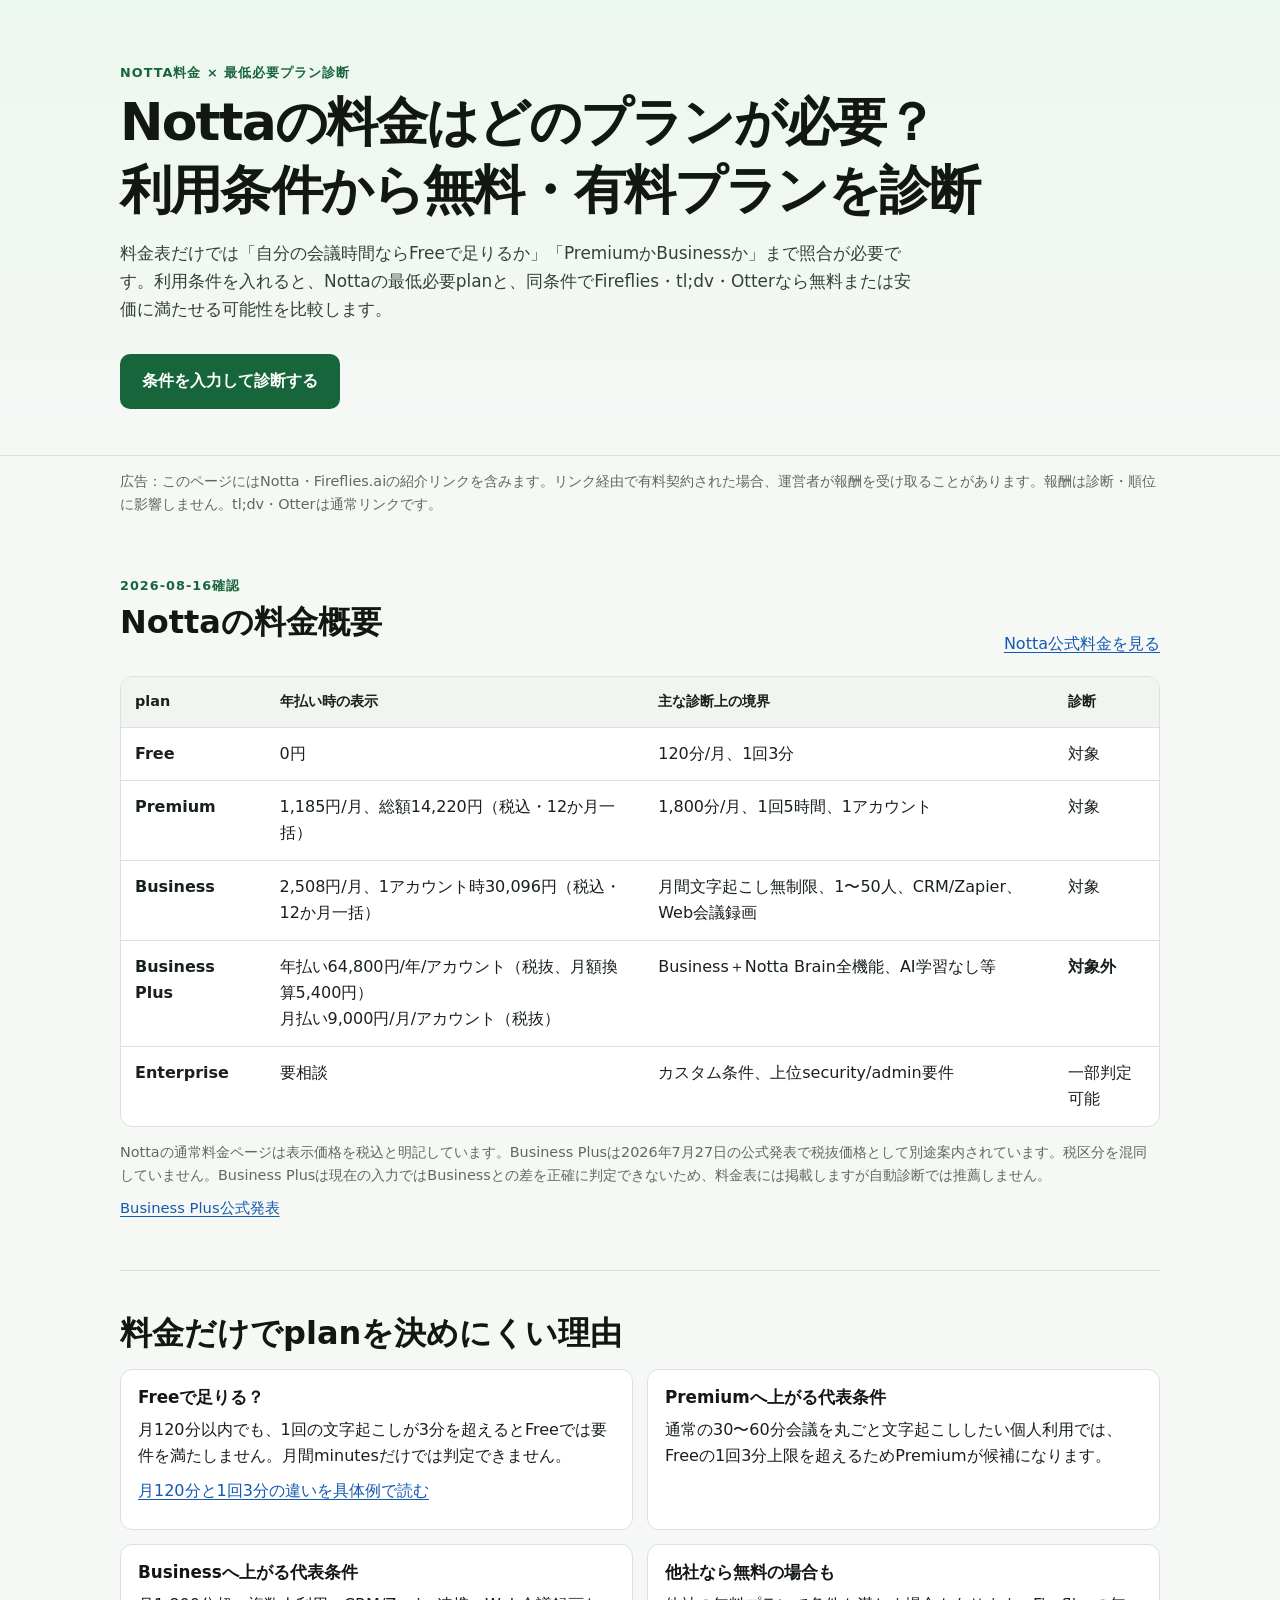
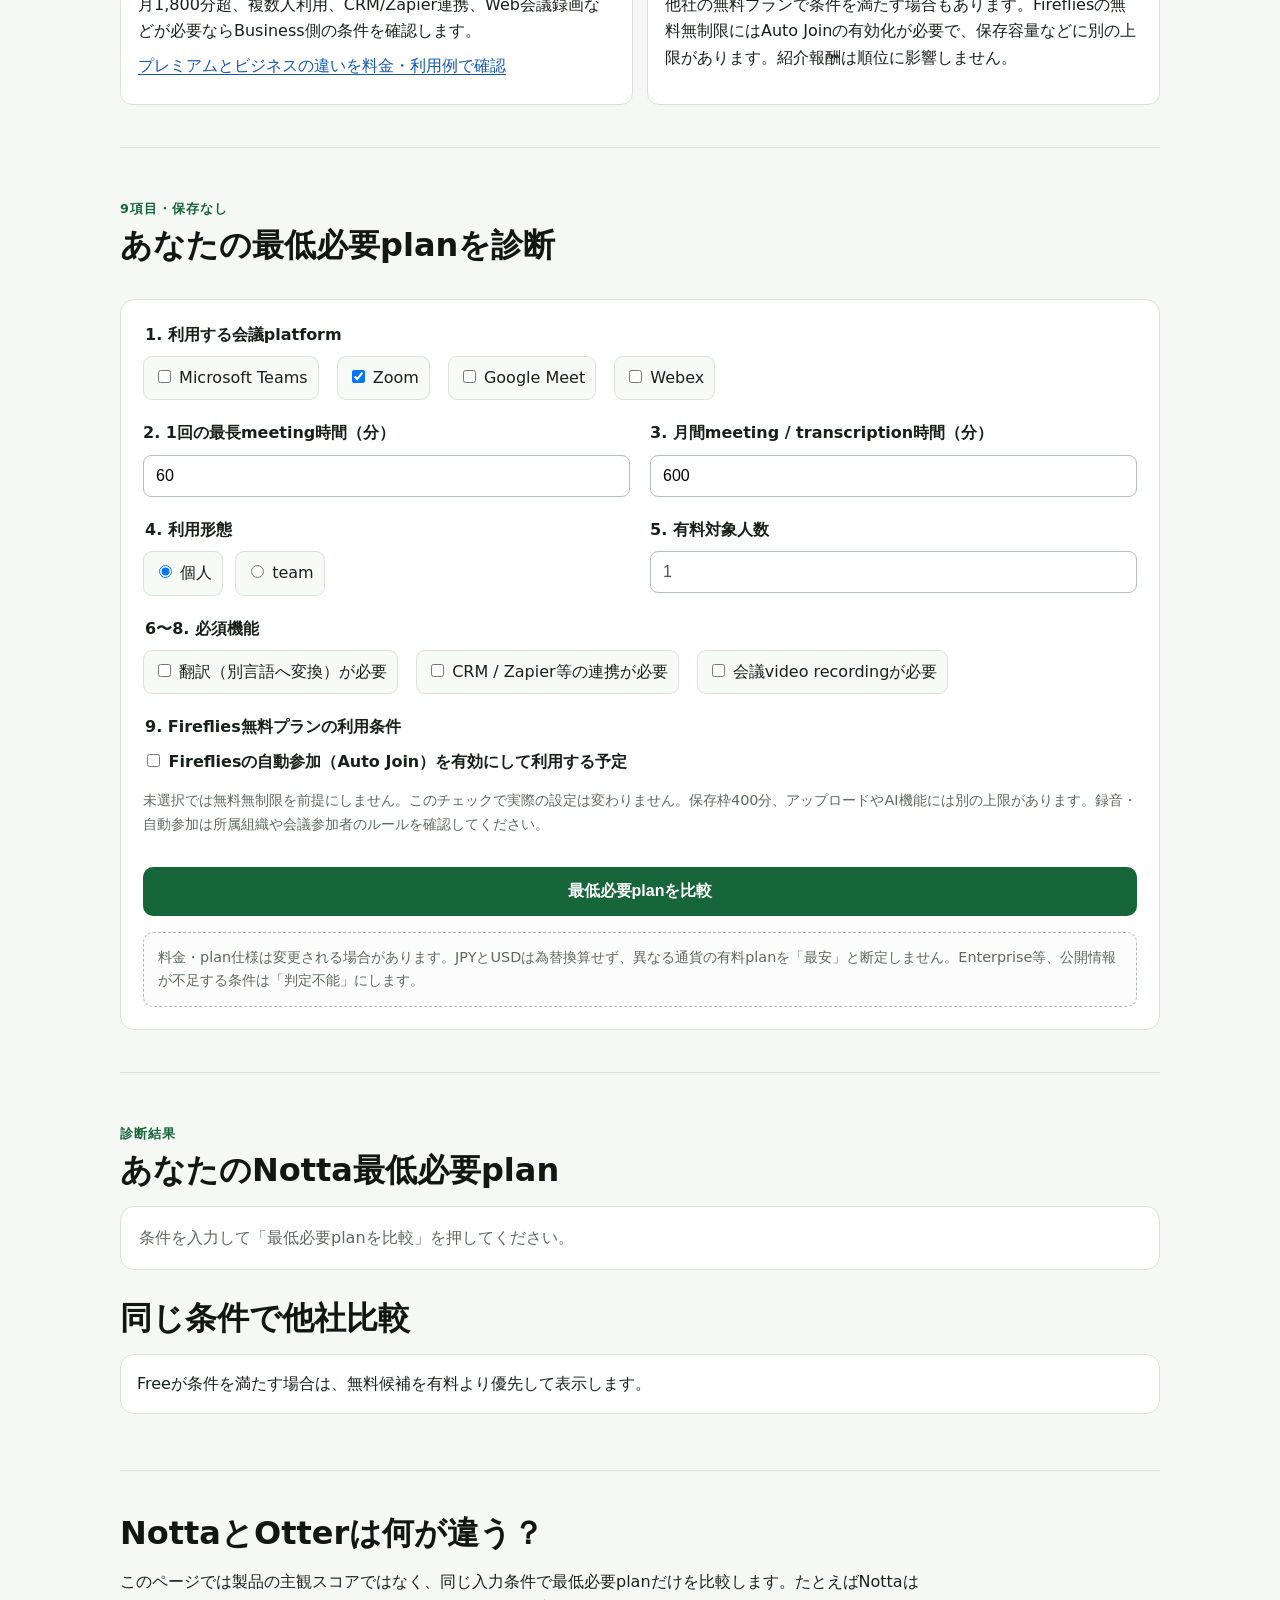
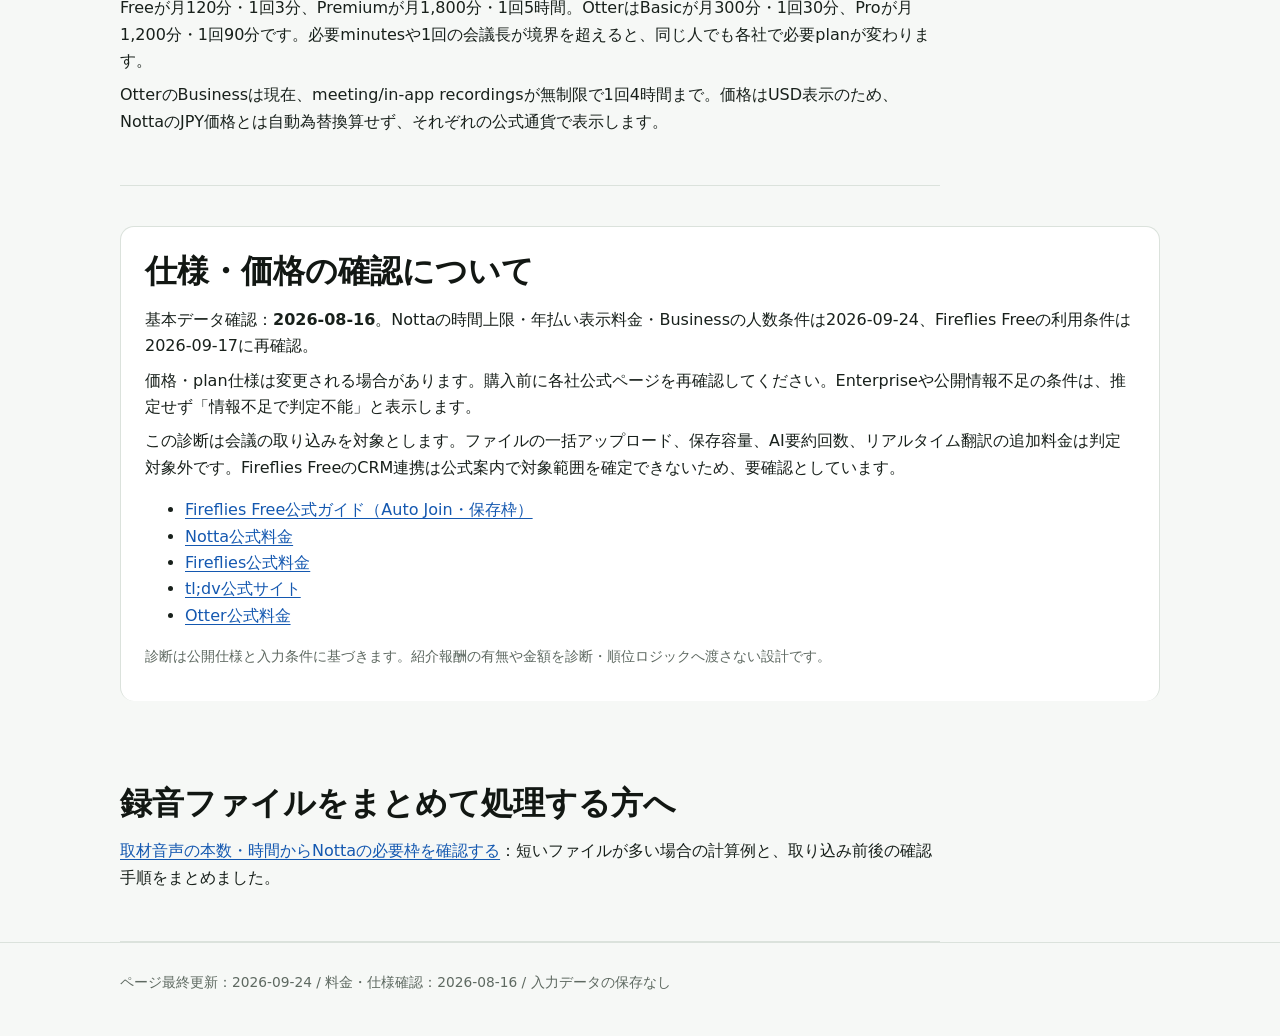
<file: index.html>
<!doctype html>
<html lang="ja">
<head>
  <meta charset="utf-8">
  <meta name="viewport" content="width=device-width, initial-scale=1">
  <meta name="impact-site-verification" value="5d088dce-d2c6-4620-a296-27cafe1cafae">
  <meta name="google-site-verification" content="TzpISI7_fU1semkfYSSxg__3oF6KAkyXQgeL-o94fDM" />
  <title>Notta料金はどのプランが必要？Free・Premium・Businessを利用条件で診断</title>
  <meta name="description" content="Nottaの料金とFree・Premium・Businessの違いを確認し、月間利用時間・会議時間・人数・CRM・録画などから最低必要プランを診断。同条件でFireflies、tl;dv、Otterも比較します。">
  <link rel="canonical" href="https://notta-plan-selector.pages.dev/">
  <link rel="stylesheet" href="styles.css">
</head>
<body>
  <header class="site-header">
    <div class="wrap hero">
      <p class="eyebrow">Notta料金 × 最低必要プラン診断</p>
      <h1>Nottaの料金はどのプランが必要？<br>利用条件から無料・有料プランを診断</h1>
      <p class="lead">料金表だけでは「自分の会議時間ならFreeで足りるか」「PremiumかBusinessか」まで照合が必要です。利用条件を入れると、Nottaの最低必要planと、同条件でFireflies・tl;dv・Otterなら無料または安価に満たせる可能性を比較します。</p>
      <a class="button button-secondary" href="#calculator">条件を入力して診断する</a>
    </div>
  </header>

  <main class="wrap">
    <p class="fineprint">広告：このページにはNotta・Fireflies.aiの紹介リンクを含みます。リンク経由で有料契約された場合、運営者が報酬を受け取ることがあります。報酬は診断・順位に影響しません。tl;dv・Otterは通常リンクです。</p>
    <section aria-labelledby="pricing-title" class="section">
      <div class="section-head">
        <div>
          <p class="eyebrow">2026-08-16確認</p>
          <h2 id="pricing-title">Nottaの料金概要</h2>
        </div>
        <a href="https://www.notta.ai/pricing" target="_blank" rel="noopener noreferrer">Notta公式料金を見る</a>
      </div>
      <div class="table-scroll">
        <table>
          <thead>
            <tr><th>plan</th><th>年払い時の表示</th><th>主な診断上の境界</th><th>診断</th></tr>
          </thead>
          <tbody>
            <tr><th>Free</th><td>0円</td><td>120分/月、1回3分</td><td>対象</td></tr>
            <tr><th>Premium</th><td>1,185円/月、総額14,220円（税込・12か月一括）</td><td>1,800分/月、1回5時間、1アカウント</td><td>対象</td></tr>
            <tr><th>Business</th><td>2,508円/月、1アカウント時30,096円（税込・12か月一括）</td><td>月間文字起こし無制限、1〜50人、CRM/Zapier、Web会議録画</td><td>対象</td></tr>
            <tr><th>Business Plus</th><td>年払い64,800円/年/アカウント（税抜、月額換算5,400円）<br>月払い9,000円/月/アカウント（税抜）</td><td>Business＋Notta Brain全機能、AI学習なし等</td><td><strong>対象外</strong></td></tr>
            <tr><th>Enterprise</th><td>要相談</td><td>カスタム条件、上位security/admin要件</td><td>一部判定可能</td></tr>
          </tbody>
        </table>
      </div>
      <p class="fineprint">Nottaの通常料金ページは表示価格を税込と明記しています。Business Plusは2026年7月27日の公式発表で税抜価格として別途案内されています。税区分を混同していません。Business Plusは現在の入力ではBusinessとの差を正確に判定できないため、料金表には掲載しますが自動診断では推薦しません。</p>
      <p class="source-row"><a href="https://www.notta.ai/news/info/notta-business-plus" target="_blank" rel="noopener noreferrer">Business Plus公式発表</a></p>
    </section>

    <section aria-labelledby="how-title" class="section explainer">
      <h2 id="how-title">料金だけでplanを決めにくい理由</h2>
      <div class="explain-grid">
        <article><h3>Freeで足りる？</h3><p>月120分以内でも、1回の文字起こしが3分を超えるとFreeでは要件を満たしません。月間minutesだけでは判定できません。</p><p><a href="guides/notta-free-limit/">月120分と1回3分の違いを具体例で読む</a></p></article>
        <article><h3>Premiumへ上がる代表条件</h3><p>通常の30〜60分会議を丸ごと文字起こししたい個人利用では、Freeの1回3分上限を超えるためPremiumが候補になります。</p></article>
        <article><h3>Businessへ上がる代表条件</h3><p>月1,800分超、複数人利用、CRM/Zapier連携、Web会議録画などが必要ならBusiness側の条件を確認します。</p>
          <p><a href="guides/notta-premium-business/">プレミアムとビジネスの違いを料金・利用例で確認</a></p></article>
        <article><h3>他社なら無料の場合も</h3><p>他社の無料プランで条件を満たす場合もあります。Firefliesの無料無制限にはAuto Joinの有効化が必要で、保存容量などに別の上限があります。紹介報酬は順位に影響しません。</p></article>
      </div>
    </section>

    <section id="calculator" aria-labelledby="calculator-title" class="section">
      <div class="section-head">
        <div>
          <p class="eyebrow">9項目・保存なし</p>
          <h2 id="calculator-title">あなたの最低必要planを診断</h2>
        </div>
      </div>

      <form id="selector-form" class="panel">
        <div class="grid">
          <fieldset class="field full">
            <legend>1. 利用する会議platform</legend>
            <div class="checks">
              <label><input type="checkbox" name="platform" value="teams"> Microsoft Teams</label>
              <label><input type="checkbox" name="platform" value="zoom" checked> Zoom</label>
              <label><input type="checkbox" name="platform" value="meet"> Google Meet</label>
              <label><input type="checkbox" name="platform" value="webex"> Webex</label>
            </div>
          </fieldset>

          <div class="field">
            <label for="maxMeetingMinutes">2. 1回の最長meeting時間（分）</label>
            <input id="maxMeetingMinutes" type="number" min="1" value="60" required inputmode="numeric">
          </div>
          <div class="field">
            <label for="monthlyMinutes">3. 月間meeting / transcription時間（分）</label>
            <input id="monthlyMinutes" type="number" min="1" value="600" required inputmode="numeric">
          </div>

          <fieldset class="field">
            <legend>4. 利用形態</legend>
            <div class="option-row">
              <label><input type="radio" name="usageMode" value="individual" checked> 個人</label>
              <label><input type="radio" name="usageMode" value="team"> team</label>
            </div>
          </fieldset>
          <div class="field">
            <label for="paidSeats">5. 有料対象人数</label>
            <input id="paidSeats" type="number" min="1" value="1" disabled required inputmode="numeric">
          </div>

          <fieldset class="field full">
            <legend>6〜8. 必須機能</legend>
            <div class="checks">
              <label><input id="translationRequired" type="checkbox"> 翻訳（別言語へ変換）が必要</label>
              <label><input id="crmRequired" type="checkbox"> CRM / Zapier等の連携が必要</label>
              <label><input id="videoRequired" type="checkbox"> 会議video recordingが必要</label>
            </div>
          </fieldset>
          <fieldset class="field full">
            <legend>9. Fireflies無料プランの利用条件</legend>
            <label><input id="autoJoinAllowed" type="checkbox" aria-describedby="auto-join-help"> Firefliesの自動参加（Auto Join）を有効にして利用する予定</label>
            <p id="auto-join-help" class="fineprint">未選択では無料無制限を前提にしません。このチェックで実際の設定は変わりません。保存枠400分、アップロードやAI機能には別の上限があります。録音・自動参加は所属組織や会議参加者のルールを確認してください。</p>
          </fieldset>
        </div>

        <button type="submit" class="button">最低必要planを比較</button>
        <p class="notice">料金・plan仕様は変更される場合があります。JPYとUSDは為替換算せず、異なる通貨の有料planを「最安」と断定しません。Enterprise等、公開情報が不足する条件は「判定不能」にします。</p>
      </form>
      <noscript><p class="notice warning">診断calculatorの実行にはJavaScriptが必要です。料金概要と判定ルールの説明はJavaScriptなしでも読めます。</p></noscript>
    </section>

    <section id="result-section" aria-labelledby="result-title" class="section">
      <p class="eyebrow">診断結果</p>
      <h2 id="result-title">あなたのNotta最低必要plan</h2>
      <div id="notta-result" aria-live="polite" class="notta-placeholder">条件を入力して「最低必要planを比較」を押してください。</div>

      <h2 class="compare-title">同じ条件で他社比較</h2>
      <div id="summary" class="summary-box">Freeが条件を満たす場合は、無料候補を有料より優先して表示します。</div>
      <div id="results"></div>
    </section>

    <section aria-labelledby="compare-title" class="section prose">
      <h2 id="compare-title">NottaとOtterは何が違う？</h2>
      <p>このページでは製品の主観スコアではなく、同じ入力条件で最低必要planだけを比較します。たとえばNottaはFreeが月120分・1回3分、Premiumが月1,800分・1回5時間。OtterはBasicが月300分・1回30分、Proが月1,200分・1回90分です。必要minutesや1回の会議長が境界を超えると、同じ人でも各社で必要planが変わります。</p>
      <p>OtterのBusinessは現在、meeting/in-app recordingsが無制限で1回4時間まで。価格はUSD表示のため、NottaのJPY価格とは自動為替換算せず、それぞれの公式通貨で表示します。</p>
    </section>

    <section aria-labelledby="trust-title" class="section trust-box">
      <h2 id="trust-title">仕様・価格の確認について</h2>
      <p>基本データ確認：<strong>2026-08-16</strong>。Nottaの時間上限・年払い表示料金・Businessの人数条件は2026-09-24、Fireflies Freeの利用条件は2026-09-17に再確認。</p>
      <p>価格・plan仕様は変更される場合があります。購入前に各社公式ページを再確認してください。Enterpriseや公開情報不足の条件は、推定せず「情報不足で判定不能」と表示します。</p>
      <p>この診断は会議の取り込みを対象とします。ファイルの一括アップロード、保存容量、AI要約回数、リアルタイム翻訳の追加料金は判定対象外です。Fireflies FreeのCRM連携は公式案内で対象範囲を確定できないため、要確認としています。</p>
      <ul>
        <li><a href="https://guide.fireflies.ai/articles/6176608577-learn-about-fireflies-free-plan-features" target="_blank" rel="noopener noreferrer">Fireflies Free公式ガイド（Auto Join・保存枠）</a></li>
        <li><a href="https://www.notta.ai/pricing" target="_blank" rel="noopener noreferrer">Notta公式料金</a></li>
        <li><a href="https://fireflies.ai/pricing" target="_blank" rel="noopener noreferrer">Fireflies公式料金</a></li>
        <li><a href="https://tldv.io/" target="_blank" rel="noopener noreferrer">tl;dv公式サイト</a></li>
        <li><a href="https://otter.ai/pricing" target="_blank" rel="noopener noreferrer">Otter公式料金</a></li>
      </ul>
      <p class="fineprint">診断は公開仕様と入力条件に基づきます。紹介報酬の有無や金額を診断・順位ロジックへ渡さない設計です。</p>
    </section>
  <section class="section prose"><h2>録音ファイルをまとめて処理する方へ</h2><p><a href="guides/notta-audio-files/">取材音声の本数・時間からNottaの必要枠を確認する</a>：短いファイルが多い場合の計算例と、取り込み前後の確認手順をまとめました。</p></section>
  </main>

  <footer class="footer">
    <div class="wrap"><p>ページ最終更新：2026-09-24 / 料金・仕様確認：2026-08-16 / 入力データの保存なし</p></div>
  </footer>

  <script src="product-data.js"></script>
  <script src="logic.js"></script>
  <script src="app.js"></script>
  <!-- Cloudflare Web Analytics --><script type="module" src="https://static.cloudflareinsights.com/beacon.min.js" data-cf-beacon='{"token": "ed259fb28308422a8271a47440d3da10"}'></script><!-- End Cloudflare Web Analytics -->
</body>
</html>
</file>
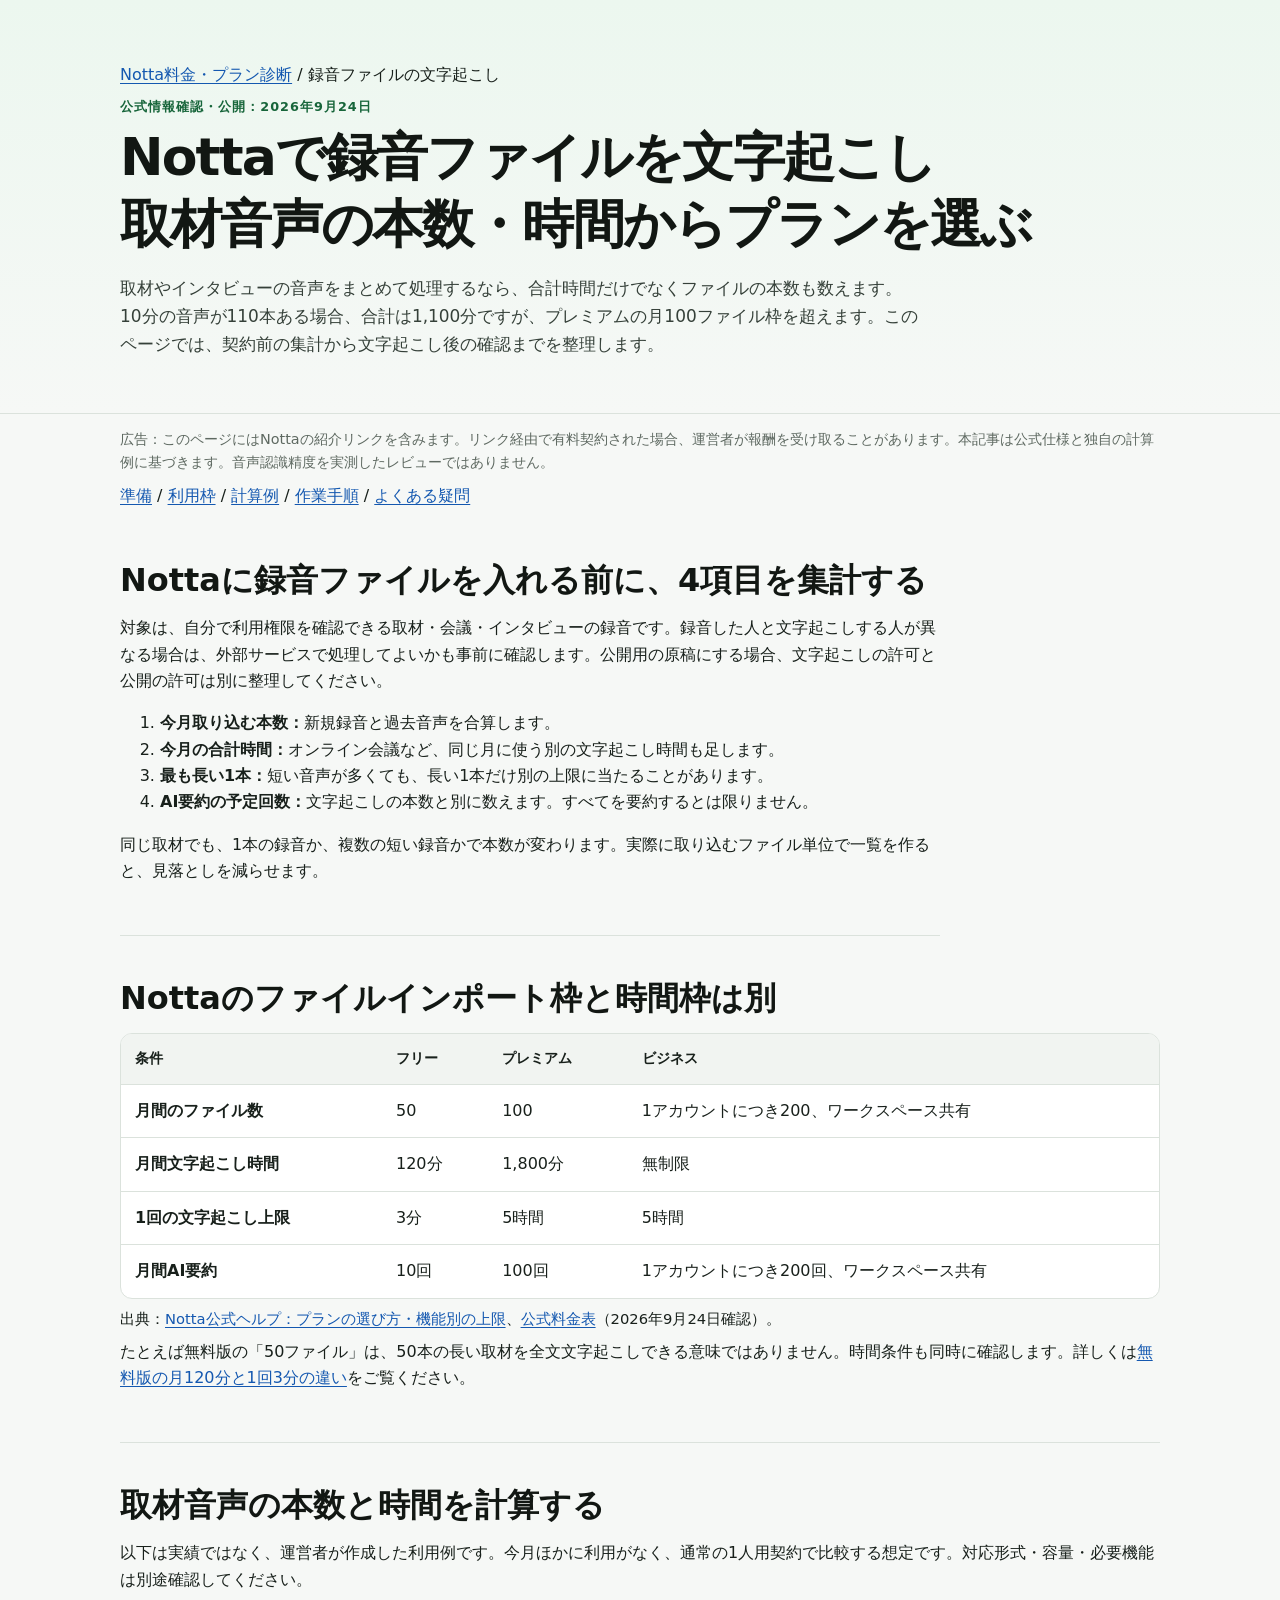
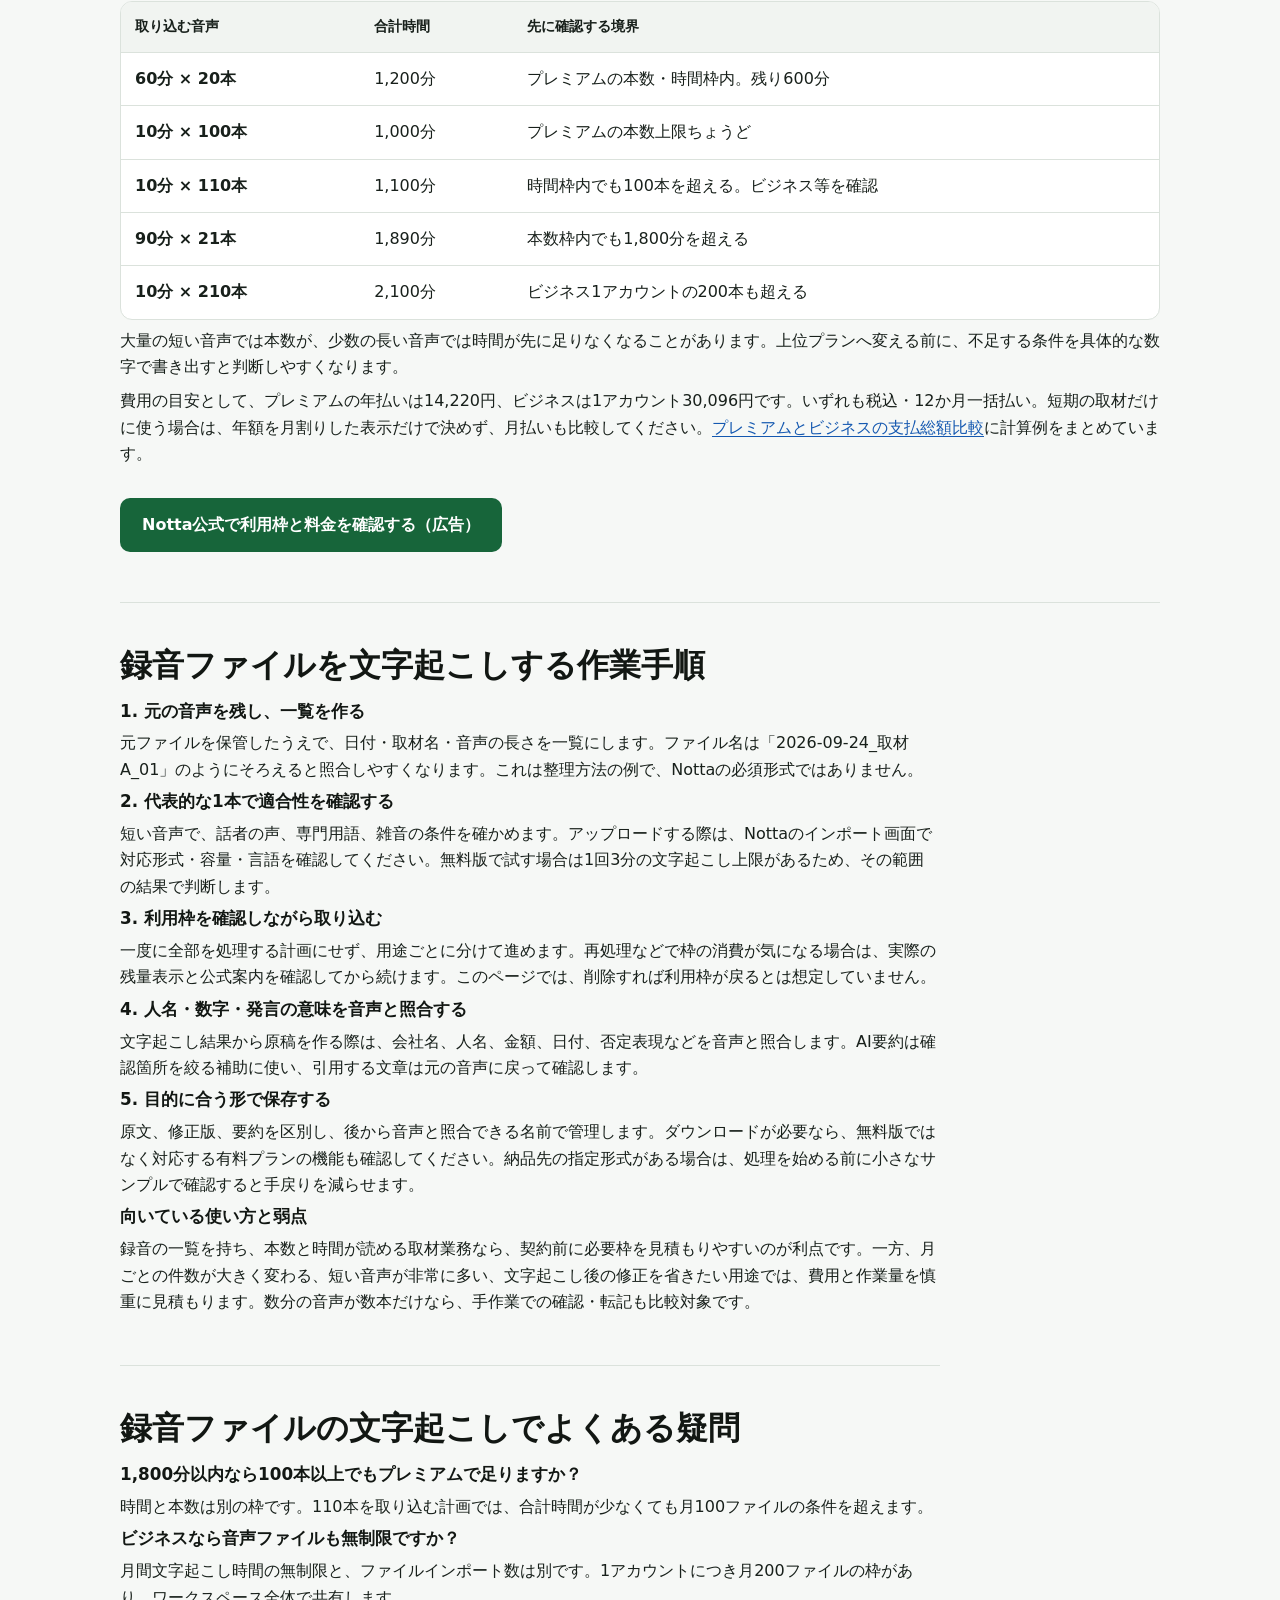
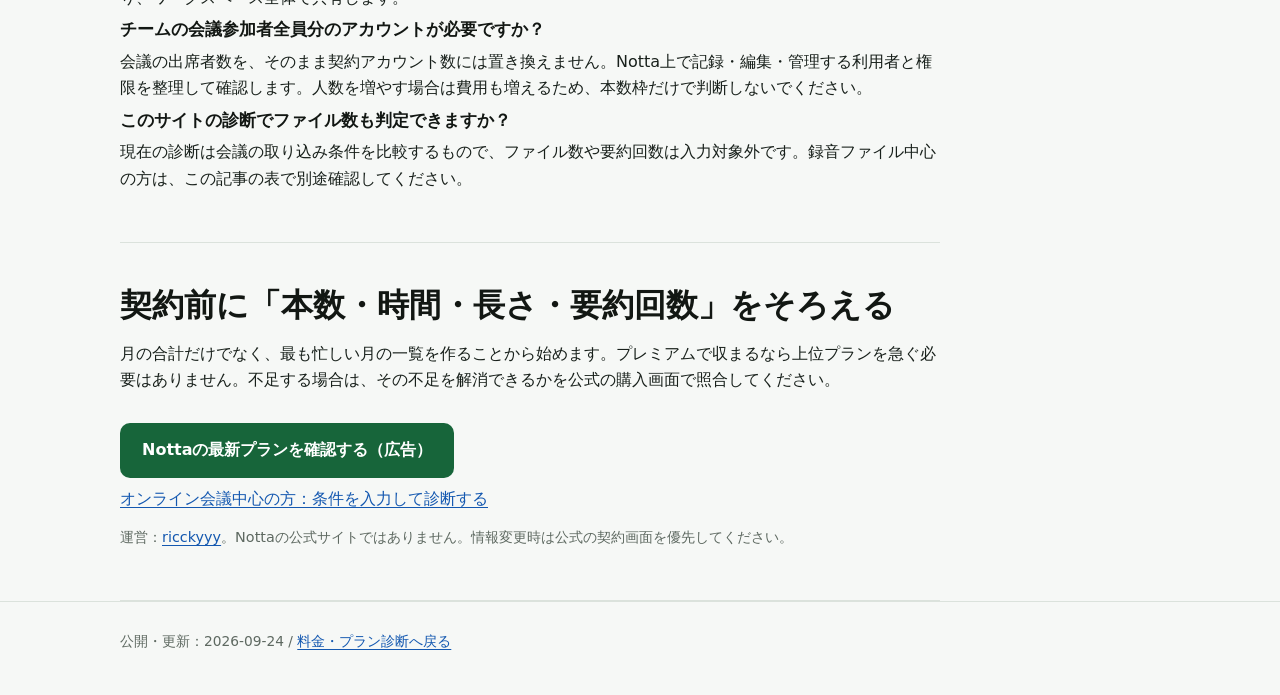
<file: guides/notta-audio-files/index.html>
<!doctype html>
<html lang="ja">
<head>
  <meta charset="utf-8">
  <meta name="viewport" content="width=device-width, initial-scale=1">
  <title>Nottaで録音ファイルを文字起こし｜取材音声の本数・時間からプランを選ぶ</title>
  <meta name="description" content="取材・インタビューの録音ファイルをNottaに取り込む前に、本数・合計時間・最長ファイル・要約回数を確認。短い音声が多い場合と長い音声が少ない場合を計算例で比較し、準備から確認までの手順を解説します。">
  <link rel="canonical" href="https://notta-plan-selector.pages.dev/guides/notta-audio-files/">
  <link rel="stylesheet" href="../../styles.css">
</head>
<body>
<header class="site-header"><div class="wrap hero">
<p><a href="../../">Notta料金・プラン診断</a> / 録音ファイルの文字起こし</p>
<p class="eyebrow">公式情報確認・公開：2026年9月24日</p>
<h1>Nottaで録音ファイルを文字起こし<br>取材音声の本数・時間からプランを選ぶ</h1>
<p class="lead">取材やインタビューの音声をまとめて処理するなら、合計時間だけでなくファイルの本数も数えます。10分の音声が110本ある場合、合計は1,100分ですが、プレミアムの月100ファイル枠を超えます。このページでは、契約前の集計から文字起こし後の確認までを整理します。</p>
</div></header>
<main class="wrap">
<p class="fineprint">広告：このページにはNottaの紹介リンクを含みます。リンク経由で有料契約された場合、運営者が報酬を受け取ることがあります。本記事は公式仕様と独自の計算例に基づきます。音声認識精度を実測したレビューではありません。</p>
<nav aria-label="この記事の目次"><p><a href="#prepare">準備</a> / <a href="#limits">利用枠</a> / <a href="#examples">計算例</a> / <a href="#workflow">作業手順</a> / <a href="#faq">よくある疑問</a></p></nav>
<section class="section prose" aria-labelledby="prepare"><h2 id="prepare">Nottaに録音ファイルを入れる前に、4項目を集計する</h2>
<p>対象は、自分で利用権限を確認できる取材・会議・インタビューの録音です。録音した人と文字起こしする人が異なる場合は、外部サービスで処理してよいかも事前に確認します。公開用の原稿にする場合、文字起こしの許可と公開の許可は別に整理してください。</p>
<ol><li><strong>今月取り込む本数：</strong>新規録音と過去音声を合算します。</li><li><strong>今月の合計時間：</strong>オンライン会議など、同じ月に使う別の文字起こし時間も足します。</li><li><strong>最も長い1本：</strong>短い音声が多くても、長い1本だけ別の上限に当たることがあります。</li><li><strong>AI要約の予定回数：</strong>文字起こしの本数と別に数えます。すべてを要約するとは限りません。</li></ol>
<p>同じ取材でも、1本の録音か、複数の短い録音かで本数が変わります。実際に取り込むファイル単位で一覧を作ると、見落としを減らせます。</p></section>
<section class="section" aria-labelledby="limits"><h2 id="limits">Nottaのファイルインポート枠と時間枠は別</h2>
<div class="table-scroll"><table><thead><tr><th scope="col">条件</th><th scope="col">フリー</th><th scope="col">プレミアム</th><th scope="col">ビジネス</th></tr></thead><tbody>
<tr><th scope="row">月間のファイル数</th><td>50</td><td>100</td><td>1アカウントにつき200、ワークスペース共有</td></tr>
<tr><th scope="row">月間文字起こし時間</th><td>120分</td><td>1,800分</td><td>無制限</td></tr>
<tr><th scope="row">1回の文字起こし上限</th><td>3分</td><td>5時間</td><td>5時間</td></tr>
<tr><th scope="row">月間AI要約</th><td>10回</td><td>100回</td><td>1アカウントにつき200回、ワークスペース共有</td></tr>
</tbody></table></div>
<p class="source-row">出典：<a href="https://support.notta.ai/hc/ja/articles/55447618158491" target="_blank" rel="noopener noreferrer">Notta公式ヘルプ：プランの選び方・機能別の上限</a>、<a href="https://www.notta.ai/pricing" target="_blank" rel="noopener noreferrer">公式料金表</a>（2026年9月24日確認）。</p>
<p>たとえば無料版の「50ファイル」は、50本の長い取材を全文文字起こしできる意味ではありません。時間条件も同時に確認します。詳しくは<a href="../notta-free-limit/">無料版の月120分と1回3分の違い</a>をご覧ください。</p>
</section>
<section class="section" aria-labelledby="examples"><h2 id="examples">取材音声の本数と時間を計算する</h2>
<p>以下は実績ではなく、運営者が作成した利用例です。今月ほかに利用がなく、通常の1人用契約で比較する想定です。対応形式・容量・必要機能は別途確認してください。</p>
<div class="table-scroll"><table><thead><tr><th scope="col">取り込む音声</th><th scope="col">合計時間</th><th scope="col">先に確認する境界</th></tr></thead><tbody>
<tr><th scope="row">60分 × 20本</th><td>1,200分</td><td>プレミアムの本数・時間枠内。残り600分</td></tr>
<tr><th scope="row">10分 × 100本</th><td>1,000分</td><td>プレミアムの本数上限ちょうど</td></tr>
<tr><th scope="row">10分 × 110本</th><td>1,100分</td><td>時間枠内でも100本を超える。ビジネス等を確認</td></tr>
<tr><th scope="row">90分 × 21本</th><td>1,890分</td><td>本数枠内でも1,800分を超える</td></tr>
<tr><th scope="row">10分 × 210本</th><td>2,100分</td><td>ビジネス1アカウントの200本も超える</td></tr>
</tbody></table></div>
<p>大量の短い音声では本数が、少数の長い音声では時間が先に足りなくなることがあります。上位プランへ変える前に、不足する条件を具体的な数字で書き出すと判断しやすくなります。</p>
<p>費用の目安として、プレミアムの年払いは14,220円、ビジネスは1アカウント30,096円です。いずれも税込・12か月一括払い。短期の取材だけに使う場合は、年額を月割りした表示だけで決めず、月払いも比較してください。<a href="../notta-premium-business/">プレミアムとビジネスの支払総額比較</a>に計算例をまとめています。</p>
<p><a class="button button-secondary affiliate-link" href="https://notta.pxf.io/c/7630624/1991015/24010?u=https%3A%2F%2Fwww.notta.ai%2Fpricing&amp;subId1=notta-plan-selector&amp;subId2=guide-audio-files" target="_blank" rel="nofollow sponsored noopener noreferrer">Notta公式で利用枠と料金を確認する（広告）</a></p>
</section>
<section class="section prose" aria-labelledby="workflow"><h2 id="workflow">録音ファイルを文字起こしする作業手順</h2>
<h3>1. 元の音声を残し、一覧を作る</h3><p>元ファイルを保管したうえで、日付・取材名・音声の長さを一覧にします。ファイル名は「2026-09-24_取材A_01」のようにそろえると照合しやすくなります。これは整理方法の例で、Nottaの必須形式ではありません。</p>
<h3>2. 代表的な1本で適合性を確認する</h3><p>短い音声で、話者の声、専門用語、雑音の条件を確かめます。アップロードする際は、Nottaのインポート画面で対応形式・容量・言語を確認してください。無料版で試す場合は1回3分の文字起こし上限があるため、その範囲の結果で判断します。</p>
<h3>3. 利用枠を確認しながら取り込む</h3><p>一度に全部を処理する計画にせず、用途ごとに分けて進めます。再処理などで枠の消費が気になる場合は、実際の残量表示と公式案内を確認してから続けます。このページでは、削除すれば利用枠が戻るとは想定していません。</p>
<h3>4. 人名・数字・発言の意味を音声と照合する</h3><p>文字起こし結果から原稿を作る際は、会社名、人名、金額、日付、否定表現などを音声と照合します。AI要約は確認箇所を絞る補助に使い、引用する文章は元の音声に戻って確認します。</p>
<h3>5. 目的に合う形で保存する</h3><p>原文、修正版、要約を区別し、後から音声と照合できる名前で管理します。ダウンロードが必要なら、無料版ではなく対応する有料プランの機能も確認してください。納品先の指定形式がある場合は、処理を始める前に小さなサンプルで確認すると手戻りを減らせます。</p>
<h3>向いている使い方と弱点</h3><p>録音の一覧を持ち、本数と時間が読める取材業務なら、契約前に必要枠を見積もりやすいのが利点です。一方、月ごとの件数が大きく変わる、短い音声が非常に多い、文字起こし後の修正を省きたい用途では、費用と作業量を慎重に見積もります。数分の音声が数本だけなら、手作業での確認・転記も比較対象です。</p>
</section>
<section class="section prose" aria-labelledby="faq"><h2 id="faq">録音ファイルの文字起こしでよくある疑問</h2>
<h3>1,800分以内なら100本以上でもプレミアムで足りますか？</h3><p>時間と本数は別の枠です。110本を取り込む計画では、合計時間が少なくても月100ファイルの条件を超えます。</p>
<h3>ビジネスなら音声ファイルも無制限ですか？</h3><p>月間文字起こし時間の無制限と、ファイルインポート数は別です。1アカウントにつき月200ファイルの枠があり、ワークスペース全体で共有します。</p>
<h3>チームの会議参加者全員分のアカウントが必要ですか？</h3><p>会議の出席者数を、そのまま契約アカウント数には置き換えません。Notta上で記録・編集・管理する利用者と権限を整理して確認します。人数を増やす場合は費用も増えるため、本数枠だけで判断しないでください。</p>
<h3>このサイトの診断でファイル数も判定できますか？</h3><p>現在の診断は会議の取り込み条件を比較するもので、ファイル数や要約回数は入力対象外です。録音ファイル中心の方は、この記事の表で別途確認してください。</p>
</section>
<section class="section prose" aria-labelledby="next"><h2 id="next">契約前に「本数・時間・長さ・要約回数」をそろえる</h2>
<p>月の合計だけでなく、最も忙しい月の一覧を作ることから始めます。プレミアムで収まるなら上位プランを急ぐ必要はありません。不足する場合は、その不足を解消できるかを公式の購入画面で照合してください。</p>
<p><a class="button button-secondary affiliate-link" href="https://notta.pxf.io/c/7630624/1991015/24010?u=https%3A%2F%2Fwww.notta.ai%2Fpricing&amp;subId1=notta-plan-selector&amp;subId2=guide-audio-files" target="_blank" rel="nofollow sponsored noopener noreferrer">Nottaの最新プランを確認する（広告）</a></p>
<p><a href="../../#calculator">オンライン会議中心の方：条件を入力して診断する</a></p>
<p class="fineprint">運営：<a href="https://github.com/ricckyyy" target="_blank" rel="noopener noreferrer">ricckyyy</a>。Nottaの公式サイトではありません。情報変更時は公式の契約画面を優先してください。</p>
</section></main>
<footer class="footer"><div class="wrap"><p>公開・更新：2026-09-24 / <a href="../../">料金・プラン診断へ戻る</a></p></div></footer>
<script type="module" src="https://static.cloudflareinsights.com/beacon.min.js" data-cf-beacon='{"token": "ed259fb28308422a8271a47440d3da10"}'></script>
</body></html>
</file>
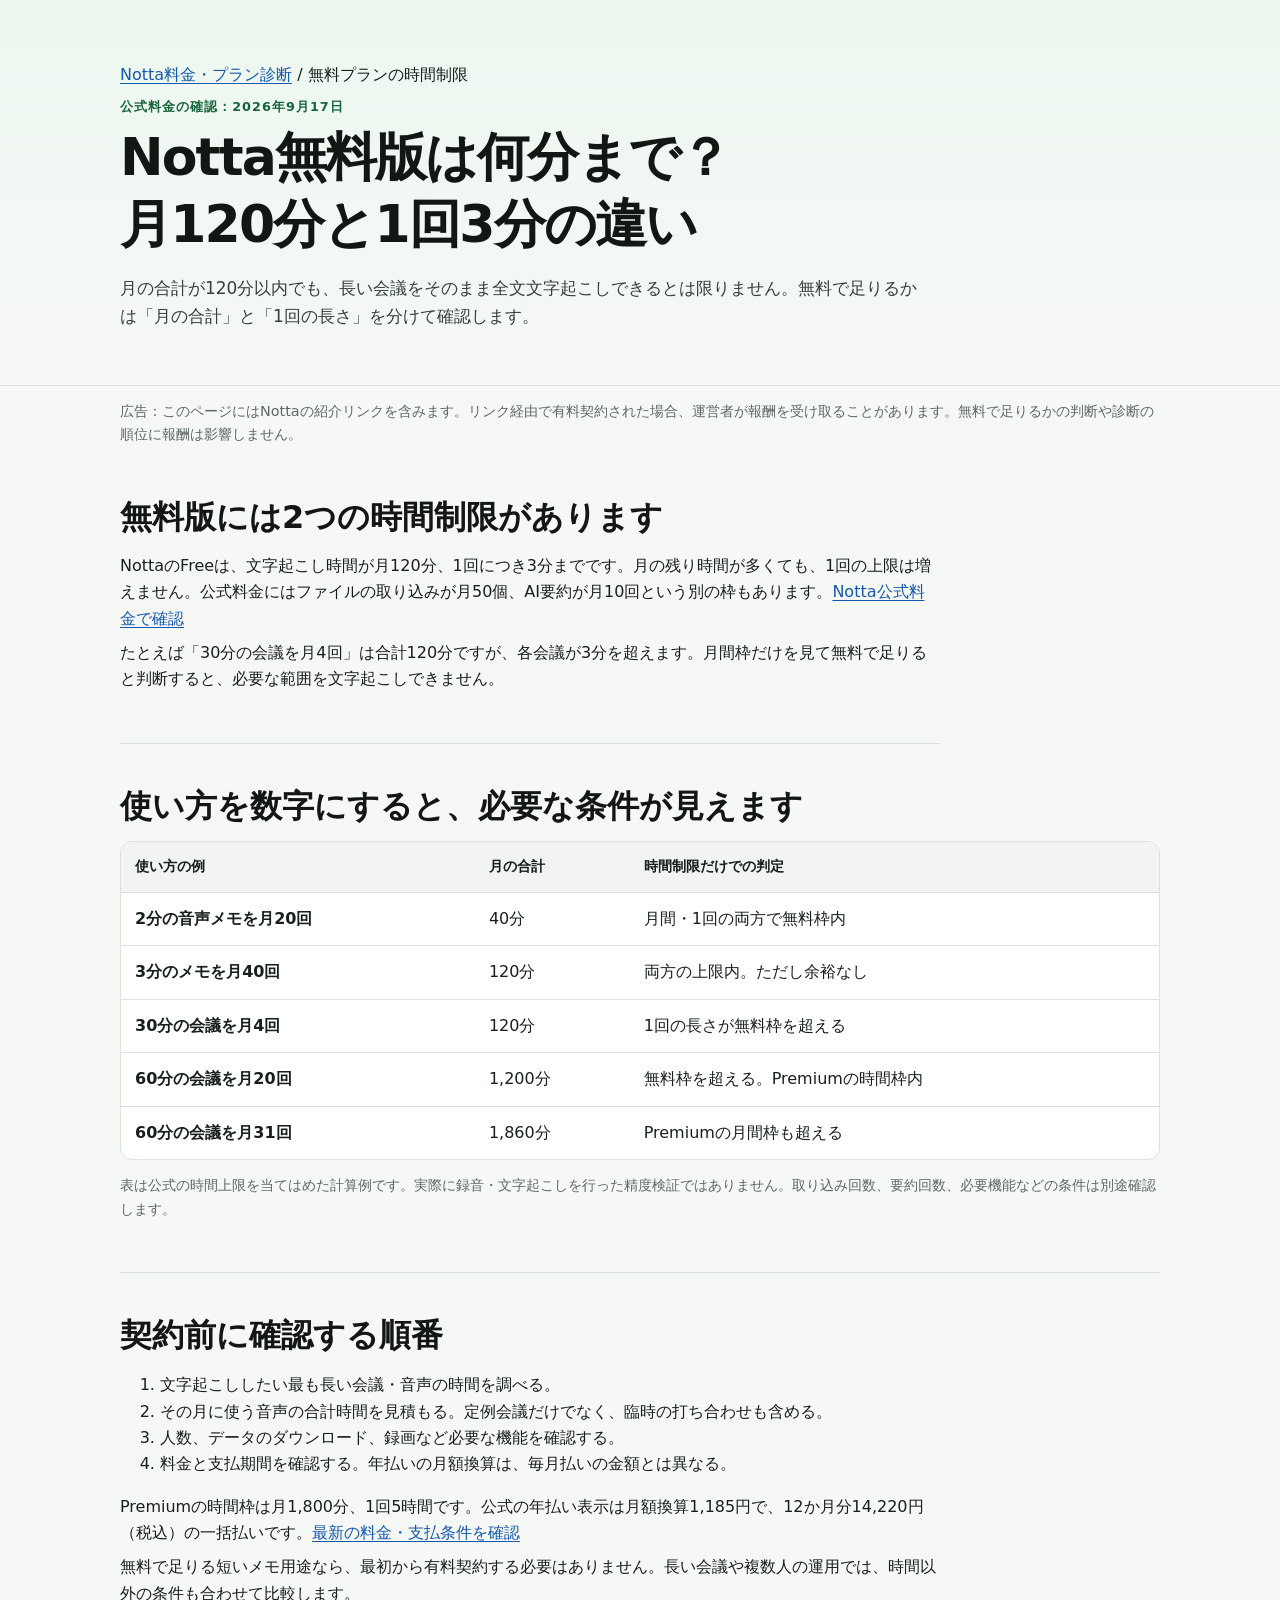
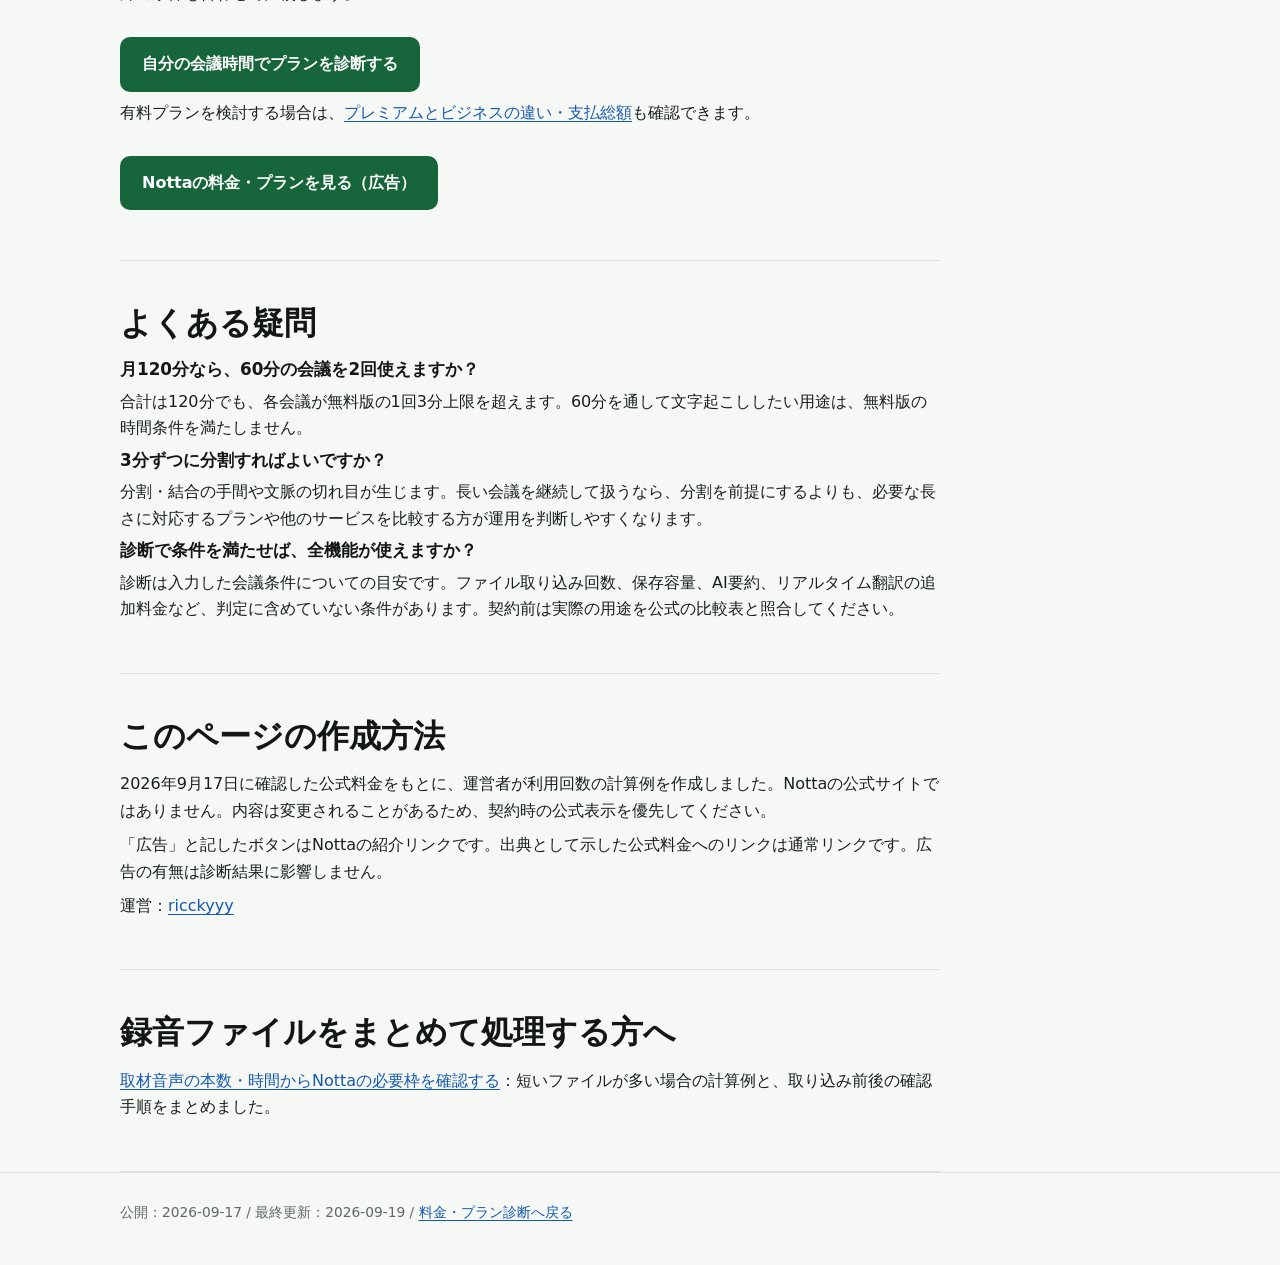
<file: guides/notta-free-limit/index.html>
<!doctype html>
<html lang="ja">
<head>
  <meta charset="utf-8">
  <meta name="viewport" content="width=device-width, initial-scale=1">
  <title>Notta無料版は何分まで？月120分と1回3分の違いを具体例で確認</title>
  <meta name="description" content="Notta無料版の月120分と1回3分は別の制限です。30分の会議を月4回行う例や短い音声メモの例で、無料で足りる条件を整理。料金診断につなげて必要なプランを確認できます。">
  <link rel="canonical" href="https://notta-plan-selector.pages.dev/guides/notta-free-limit/">
  <link rel="stylesheet" href="../../styles.css">
</head>
<body>
  <header class="site-header"><div class="wrap hero">
    <p><a href="../../">Notta料金・プラン診断</a> / 無料プランの時間制限</p>
    <p class="eyebrow">公式料金の確認：2026年9月17日</p>
    <h1>Notta無料版は何分まで？<br>月120分と1回3分の違い</h1>
    <p class="lead">月の合計が120分以内でも、長い会議をそのまま全文文字起こしできるとは限りません。無料で足りるかは「月の合計」と「1回の長さ」を分けて確認します。</p>
  </div></header>
  <main class="wrap">
    <p class="fineprint">広告：このページにはNottaの紹介リンクを含みます。リンク経由で有料契約された場合、運営者が報酬を受け取ることがあります。無料で足りるかの判断や診断の順位に報酬は影響しません。</p>
    <section class="section prose" aria-labelledby="limits-title">
      <h2 id="limits-title">無料版には2つの時間制限があります</h2>
      <p>NottaのFreeは、文字起こし時間が月120分、1回につき3分までです。月の残り時間が多くても、1回の上限は増えません。公式料金にはファイルの取り込みが月50個、AI要約が月10回という別の枠もあります。<a href="https://www.notta.ai/pricing" target="_blank" rel="noopener noreferrer">Notta公式料金で確認</a></p>
      <p>たとえば「30分の会議を月4回」は合計120分ですが、各会議が3分を超えます。月間枠だけを見て無料で足りると判断すると、必要な範囲を文字起こしできません。</p>
    </section>
    <section class="section" aria-labelledby="examples-title">
      <h2 id="examples-title">使い方を数字にすると、必要な条件が見えます</h2>
      <div class="table-scroll"><table>
        <thead><tr><th>使い方の例</th><th>月の合計</th><th>時間制限だけでの判定</th></tr></thead>
        <tbody>
          <tr><th>2分の音声メモを月20回</th><td>40分</td><td>月間・1回の両方で無料枠内</td></tr>
          <tr><th>3分のメモを月40回</th><td>120分</td><td>両方の上限内。ただし余裕なし</td></tr>
          <tr><th>30分の会議を月4回</th><td>120分</td><td>1回の長さが無料枠を超える</td></tr>
          <tr><th>60分の会議を月20回</th><td>1,200分</td><td>無料枠を超える。Premiumの時間枠内</td></tr>
          <tr><th>60分の会議を月31回</th><td>1,860分</td><td>Premiumの月間枠も超える</td></tr>
        </tbody>
      </table></div>
      <p class="fineprint">表は公式の時間上限を当てはめた計算例です。実際に録音・文字起こしを行った精度検証ではありません。取り込み回数、要約回数、必要機能などの条件は別途確認します。</p>
    </section>
    <section class="section prose" aria-labelledby="decision-title">
      <h2 id="decision-title">契約前に確認する順番</h2>
      <ol>
        <li>文字起こししたい最も長い会議・音声の時間を調べる。</li>
        <li>その月に使う音声の合計時間を見積もる。定例会議だけでなく、臨時の打ち合わせも含める。</li>
        <li>人数、データのダウンロード、録画など必要な機能を確認する。</li>
        <li>料金と支払期間を確認する。年払いの月額換算は、毎月払いの金額とは異なる。</li>
      </ol>
      <p>Premiumの時間枠は月1,800分、1回5時間です。公式の年払い表示は月額換算1,185円で、12か月分14,220円（税込）の一括払いです。<a href="https://www.notta.ai/pricing" target="_blank" rel="noopener noreferrer">最新の料金・支払条件を確認</a></p>
      <p>無料で足りる短いメモ用途なら、最初から有料契約する必要はありません。長い会議や複数人の運用では、時間以外の条件も合わせて比較します。</p>
      <a class="button button-secondary" href="../../#calculator">自分の会議時間でプランを診断する</a>
      <p>有料プランを検討する場合は、<a href="../notta-premium-business/">プレミアムとビジネスの違い・支払総額</a>も確認できます。</p>
      <p><a class="button button-secondary affiliate-link" href="https://notta.pxf.io/c/7630624/1991015/24010?u=https%3A%2F%2Fwww.notta.ai%2Fpricing&amp;subId1=notta-plan-selector&amp;subId2=guide-free-limit" target="_blank" rel="sponsored noopener noreferrer">Nottaの料金・プランを見る（広告）</a></p>
    </section>
    <section class="section prose" aria-labelledby="faq-title">
      <h2 id="faq-title">よくある疑問</h2>
      <h3>月120分なら、60分の会議を2回使えますか？</h3>
      <p>合計は120分でも、各会議が無料版の1回3分上限を超えます。60分を通して文字起こししたい用途は、無料版の時間条件を満たしません。</p>
      <h3>3分ずつに分割すればよいですか？</h3>
      <p>分割・結合の手間や文脈の切れ目が生じます。長い会議を継続して扱うなら、分割を前提にするよりも、必要な長さに対応するプランや他のサービスを比較する方が運用を判断しやすくなります。</p>
      <h3>診断で条件を満たせば、全機能が使えますか？</h3>
      <p>診断は入力した会議条件についての目安です。ファイル取り込み回数、保存容量、AI要約、リアルタイム翻訳の追加料金など、判定に含めていない条件があります。契約前は実際の用途を公式の比較表と照合してください。</p>
    </section>
    <section class="section prose" aria-labelledby="method-title">
      <h2 id="method-title">このページの作成方法</h2>
      <p>2026年9月17日に確認した公式料金をもとに、運営者が利用回数の計算例を作成しました。Nottaの公式サイトではありません。内容は変更されることがあるため、契約時の公式表示を優先してください。</p>
      <p>「広告」と記したボタンはNottaの紹介リンクです。出典として示した公式料金へのリンクは通常リンクです。広告の有無は診断結果に影響しません。</p>
      <p>運営：<a href="https://github.com/ricckyyy" target="_blank" rel="noopener noreferrer">ricckyyy</a></p>
    </section>
  <section class="section prose"><h2>録音ファイルをまとめて処理する方へ</h2><p><a href="../notta-audio-files/">取材音声の本数・時間からNottaの必要枠を確認する</a>：短いファイルが多い場合の計算例と、取り込み前後の確認手順をまとめました。</p></section>
  </main>
  <footer class="footer"><div class="wrap"><p>公開：2026-09-17 / 最終更新：2026-09-19 / <a href="../../">料金・プラン診断へ戻る</a></p></div></footer>
  <script type="module" src="https://static.cloudflareinsights.com/beacon.min.js" data-cf-beacon='{"token": "ed259fb28308422a8271a47440d3da10"}'></script>
</body>
</html>
</file>
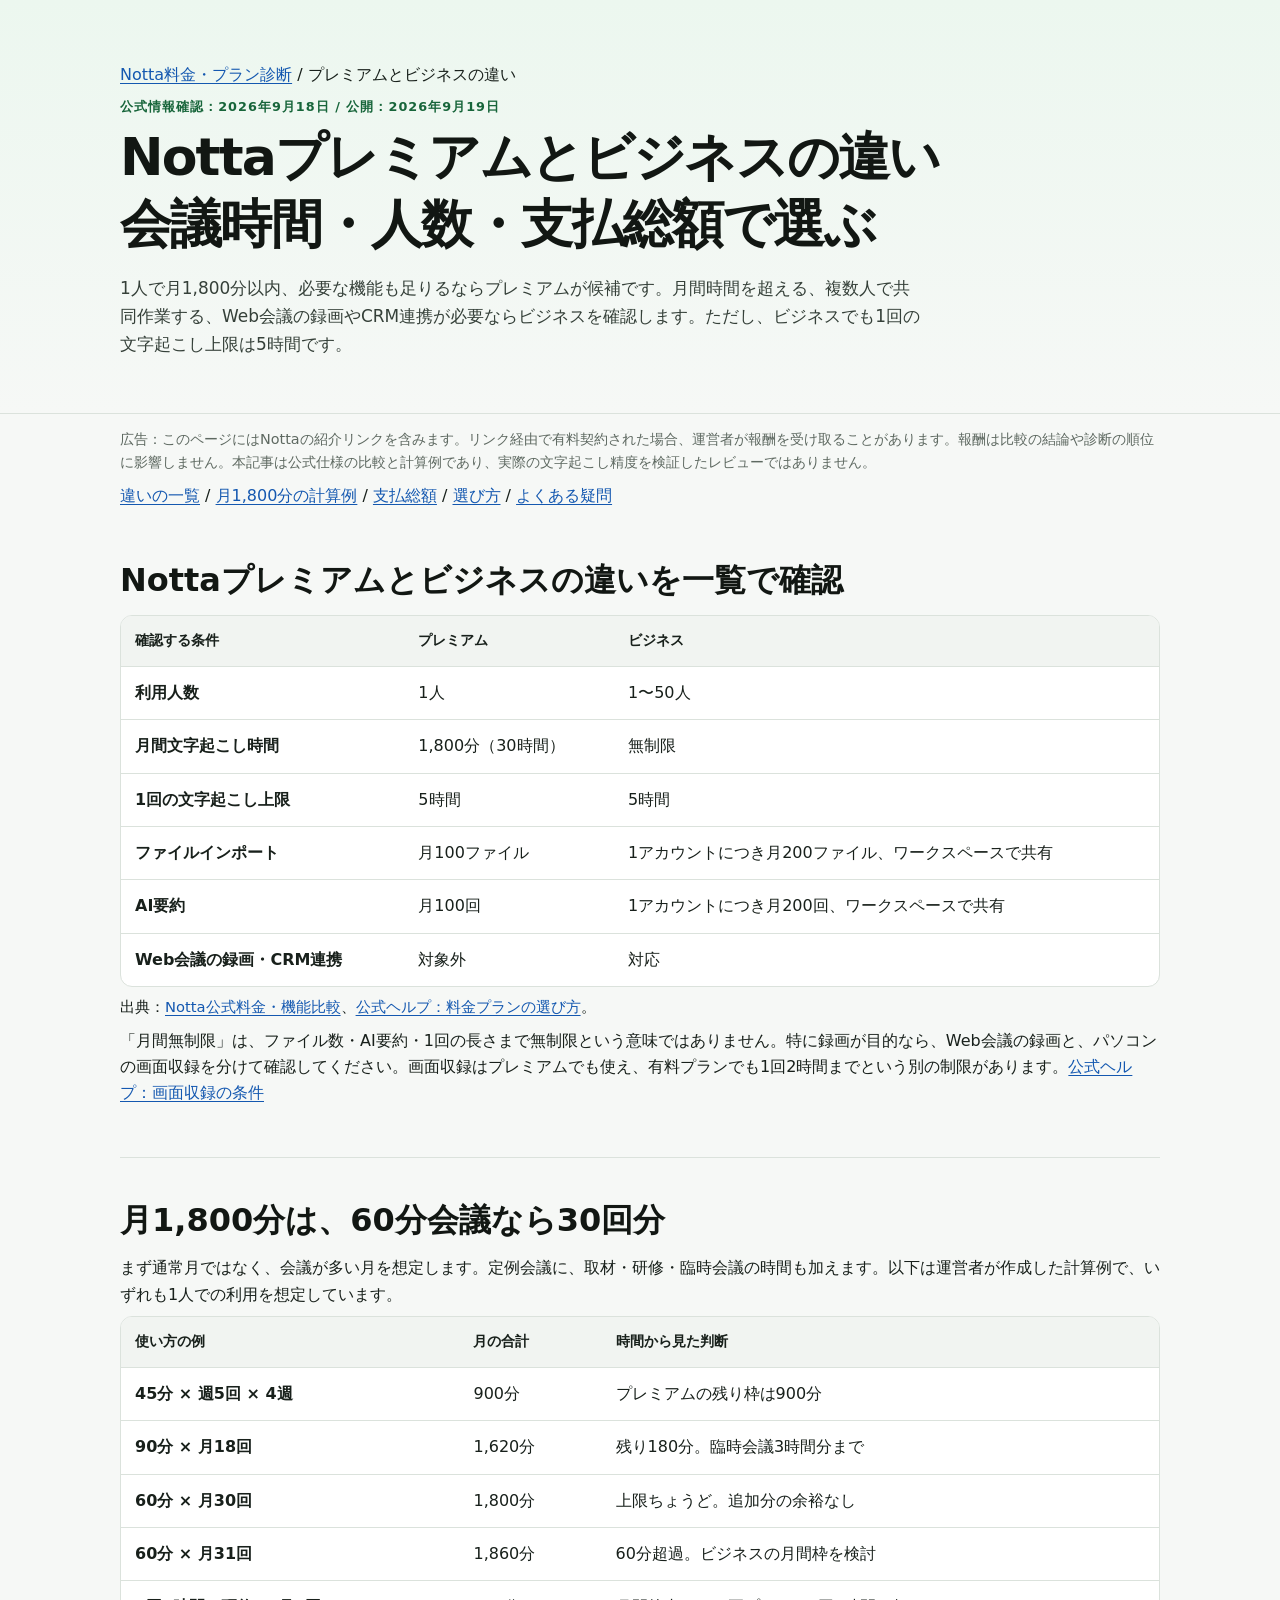
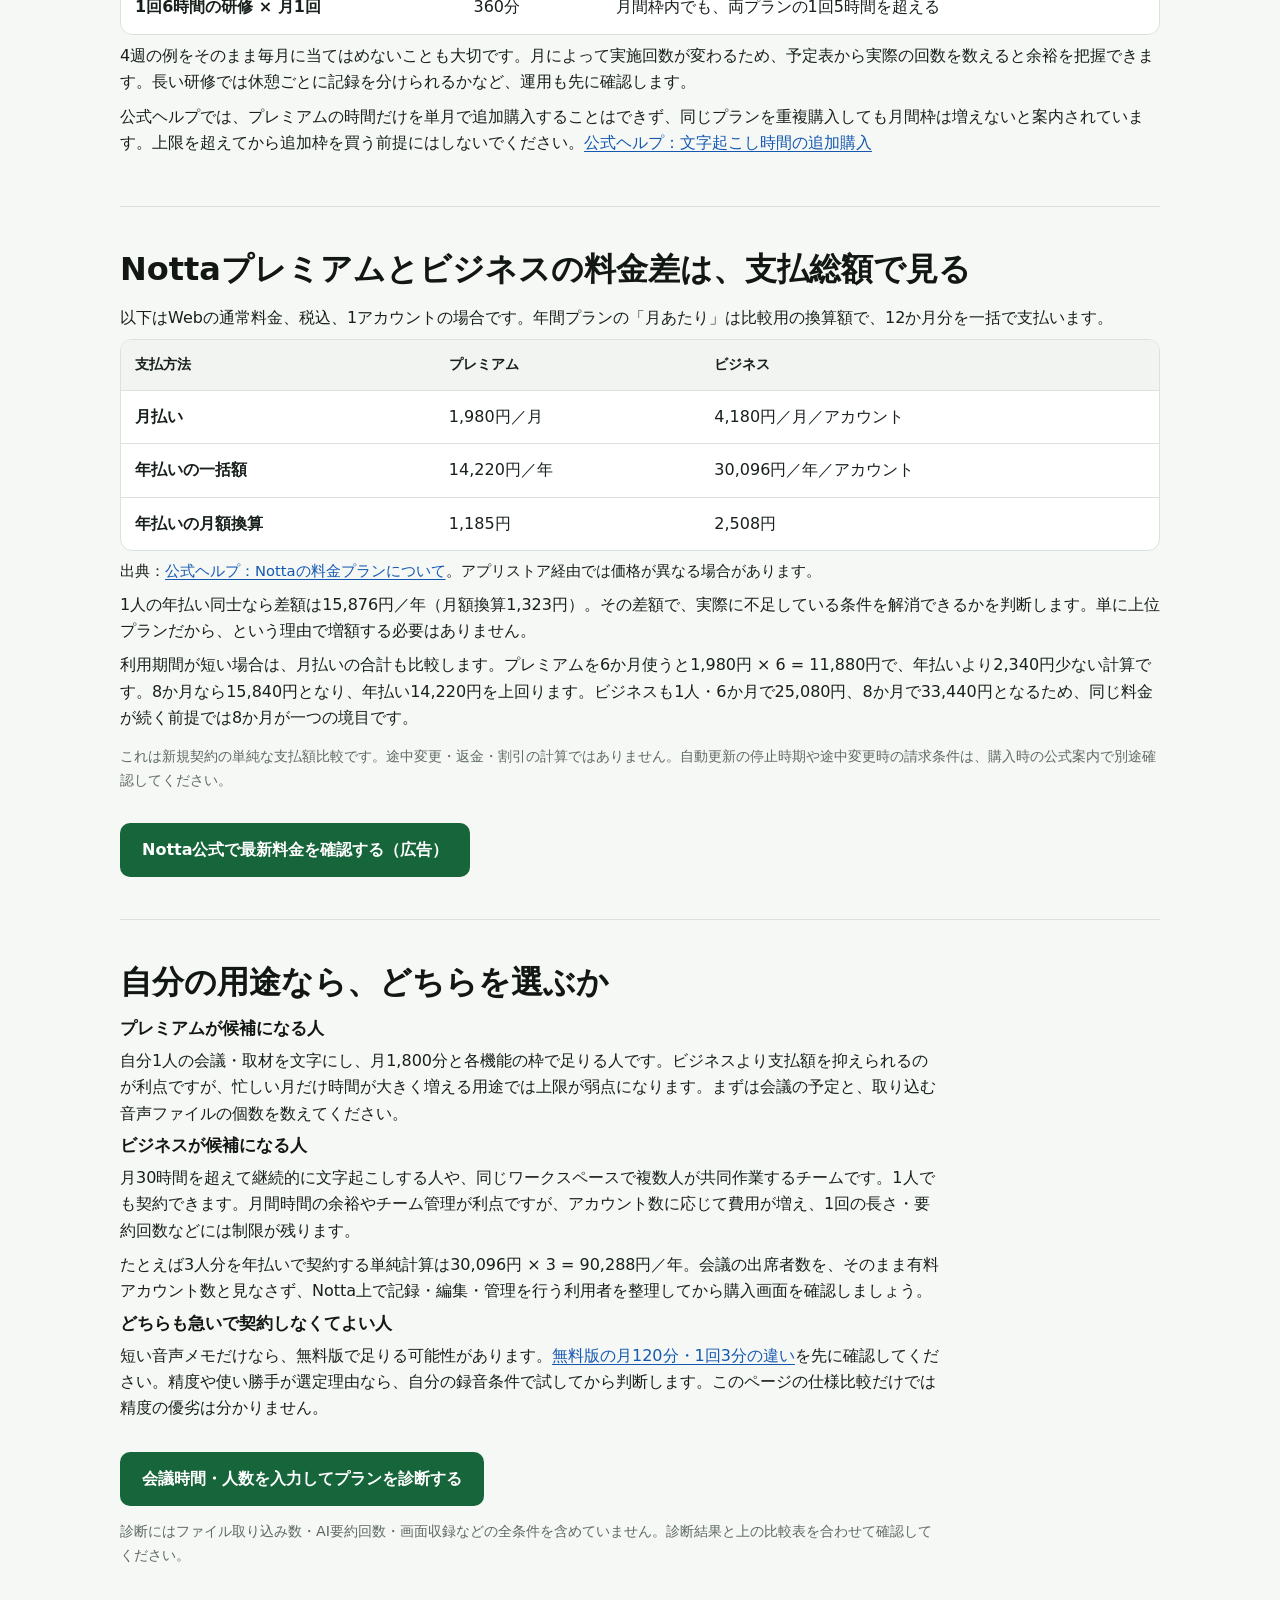
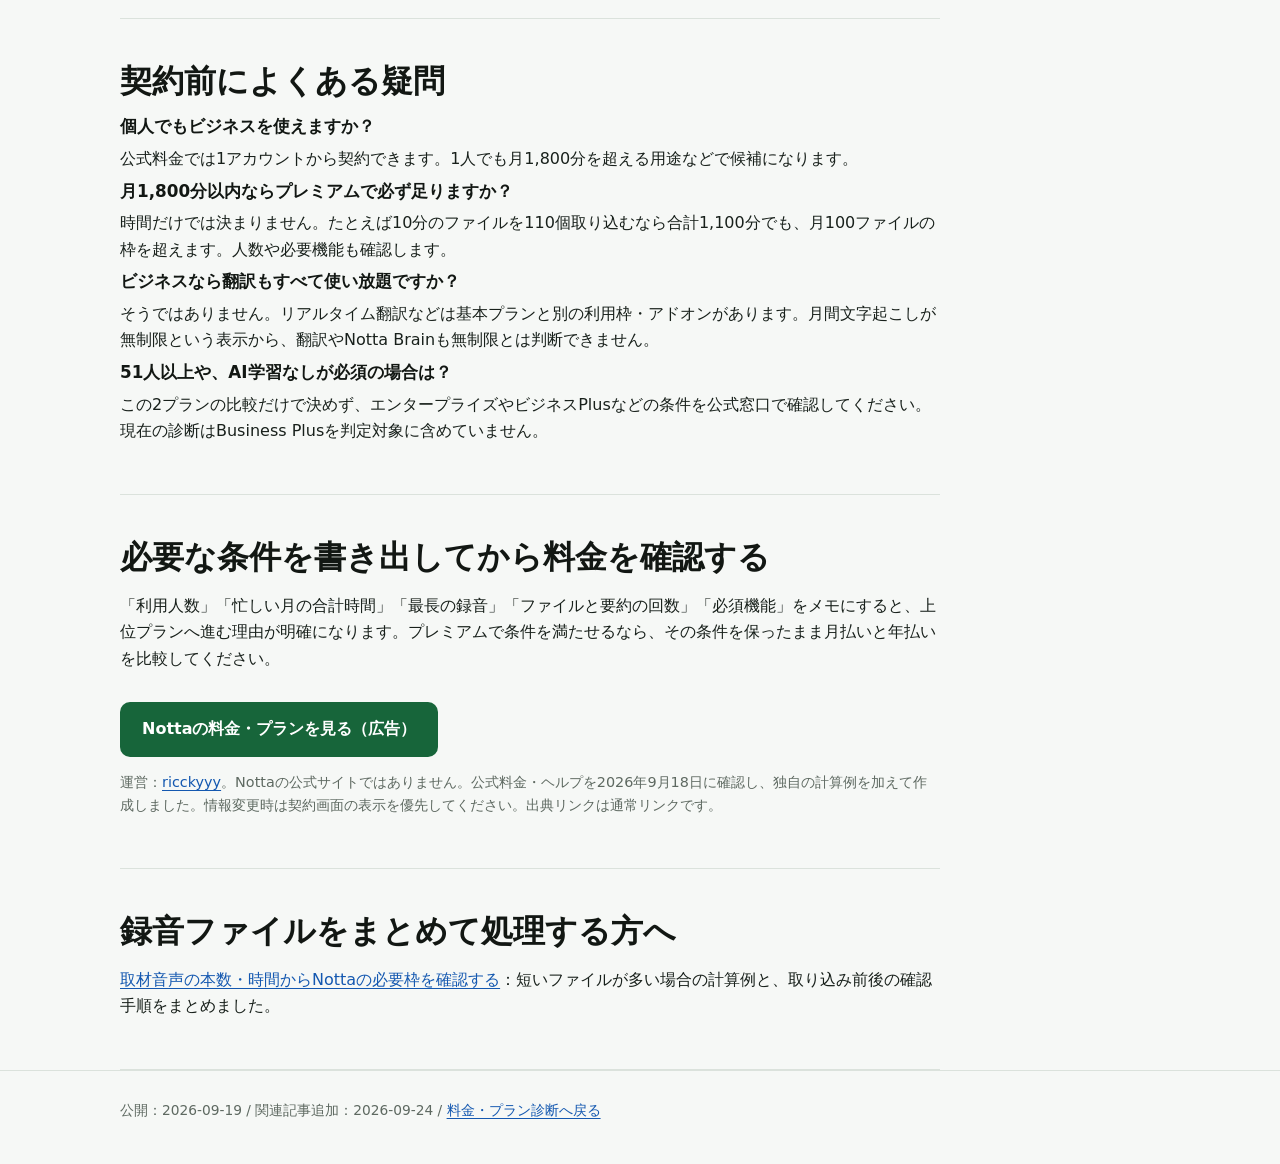
<file: guides/notta-premium-business/index.html>
<!doctype html>
<html lang="ja">
<head>
  <meta charset="utf-8">
  <meta name="viewport" content="width=device-width, initial-scale=1">
  <title>Nottaプレミアムとビジネスの違い｜会議時間・人数・支払総額で選ぶ</title>
  <meta name="description" content="Nottaプレミアムとビジネスはどちらが必要？月1,800分の境界、1回5時間の上限、チーム利用、ファイル数を比較。会議回数の計算例と月払い・年払いの支払総額で、自分に必要なプランを整理します。">
  <link rel="canonical" href="https://notta-plan-selector.pages.dev/guides/notta-premium-business/">
  <link rel="stylesheet" href="../../styles.css">
</head>
<body>
  <header class="site-header"><div class="wrap hero">
    <p><a href="../../">Notta料金・プラン診断</a> / プレミアムとビジネスの違い</p>
    <p class="eyebrow">公式情報確認：2026年9月18日 / 公開：2026年9月19日</p>
    <h1>Nottaプレミアムとビジネスの違い<br>会議時間・人数・支払総額で選ぶ</h1>
    <p class="lead">1人で月1,800分以内、必要な機能も足りるならプレミアムが候補です。月間時間を超える、複数人で共同作業する、Web会議の録画やCRM連携が必要ならビジネスを確認します。ただし、ビジネスでも1回の文字起こし上限は5時間です。</p>
  </div></header>
  <main class="wrap">
    <p class="fineprint">広告：このページにはNottaの紹介リンクを含みます。リンク経由で有料契約された場合、運営者が報酬を受け取ることがあります。報酬は比較の結論や診断の順位に影響しません。本記事は公式仕様の比較と計算例であり、実際の文字起こし精度を検証したレビューではありません。</p>
    <nav aria-label="この記事の目次"><p><a href="#compare">違いの一覧</a> / <a href="#minutes">月1,800分の計算例</a> / <a href="#cost">支払総額</a> / <a href="#decision">選び方</a> / <a href="#faq">よくある疑問</a></p></nav>
    <section class="section" aria-labelledby="compare">
      <h2 id="compare">Nottaプレミアムとビジネスの違いを一覧で確認</h2>
      <div class="table-scroll"><table>
        <thead><tr><th scope="col">確認する条件</th><th scope="col">プレミアム</th><th scope="col">ビジネス</th></tr></thead>
        <tbody>
          <tr><th scope="row">利用人数</th><td>1人</td><td>1〜50人</td></tr>
          <tr><th scope="row">月間文字起こし時間</th><td>1,800分（30時間）</td><td>無制限</td></tr>
          <tr><th scope="row">1回の文字起こし上限</th><td>5時間</td><td>5時間</td></tr>
          <tr><th scope="row">ファイルインポート</th><td>月100ファイル</td><td>1アカウントにつき月200ファイル、ワークスペースで共有</td></tr>
          <tr><th scope="row">AI要約</th><td>月100回</td><td>1アカウントにつき月200回、ワークスペースで共有</td></tr>
          <tr><th scope="row">Web会議の録画・CRM連携</th><td>対象外</td><td>対応</td></tr>
        </tbody>
      </table></div>
      <p class="source-row">出典：<a href="https://www.notta.ai/pricing" target="_blank" rel="noopener noreferrer">Notta公式料金・機能比較</a>、<a href="https://support.notta.ai/hc/ja/articles/55447618158491" target="_blank" rel="noopener noreferrer">公式ヘルプ：料金プランの選び方</a>。</p>
      <p>「月間無制限」は、ファイル数・AI要約・1回の長さまで無制限という意味ではありません。特に録画が目的なら、Web会議の録画と、パソコンの画面収録を分けて確認してください。画面収録はプレミアムでも使え、有料プランでも1回2時間までという別の制限があります。<a href="https://support.notta.ai/hc/ja/articles/12026525175195" target="_blank" rel="noopener noreferrer">公式ヘルプ：画面収録の条件</a></p>
    </section>
    <section class="section" aria-labelledby="minutes">
      <h2 id="minutes">月1,800分は、60分会議なら30回分</h2>
      <p>まず通常月ではなく、会議が多い月を想定します。定例会議に、取材・研修・臨時会議の時間も加えます。以下は運営者が作成した計算例で、いずれも1人での利用を想定しています。</p>
      <div class="table-scroll"><table>
        <thead><tr><th scope="col">使い方の例</th><th scope="col">月の合計</th><th scope="col">時間から見た判断</th></tr></thead>
        <tbody>
          <tr><th scope="row">45分 × 週5回 × 4週</th><td>900分</td><td>プレミアムの残り枠は900分</td></tr>
          <tr><th scope="row">90分 × 月18回</th><td>1,620分</td><td>残り180分。臨時会議3時間分まで</td></tr>
          <tr><th scope="row">60分 × 月30回</th><td>1,800分</td><td>上限ちょうど。追加分の余裕なし</td></tr>
          <tr><th scope="row">60分 × 月31回</th><td>1,860分</td><td>60分超過。ビジネスの月間枠を検討</td></tr>
          <tr><th scope="row">1回6時間の研修 × 月1回</th><td>360分</td><td>月間枠内でも、両プランの1回5時間を超える</td></tr>
        </tbody>
      </table></div>
      <p>4週の例をそのまま毎月に当てはめないことも大切です。月によって実施回数が変わるため、予定表から実際の回数を数えると余裕を把握できます。長い研修では休憩ごとに記録を分けられるかなど、運用も先に確認します。</p>
      <p>公式ヘルプでは、プレミアムの時間だけを単月で追加購入することはできず、同じプランを重複購入しても月間枠は増えないと案内されています。上限を超えてから追加枠を買う前提にはしないでください。<a href="https://support.notta.ai/hc/ja/articles/4402669717147" target="_blank" rel="noopener noreferrer">公式ヘルプ：文字起こし時間の追加購入</a></p>
    </section>
    <section class="section" aria-labelledby="cost">
      <h2 id="cost">Nottaプレミアムとビジネスの料金差は、支払総額で見る</h2>
      <p>以下はWebの通常料金、税込、1アカウントの場合です。年間プランの「月あたり」は比較用の換算額で、12か月分を一括で支払います。</p>
      <div class="table-scroll"><table>
        <thead><tr><th scope="col">支払方法</th><th scope="col">プレミアム</th><th scope="col">ビジネス</th></tr></thead>
        <tbody>
          <tr><th scope="row">月払い</th><td>1,980円／月</td><td>4,180円／月／アカウント</td></tr>
          <tr><th scope="row">年払いの一括額</th><td>14,220円／年</td><td>30,096円／年／アカウント</td></tr>
          <tr><th scope="row">年払いの月額換算</th><td>1,185円</td><td>2,508円</td></tr>
        </tbody>
      </table></div>
      <p class="source-row">出典：<a href="https://support.notta.ai/hc/ja/articles/55337007259035" target="_blank" rel="noopener noreferrer">公式ヘルプ：Nottaの料金プランについて</a>。アプリストア経由では価格が異なる場合があります。</p>
      <p>1人の年払い同士なら差額は15,876円／年（月額換算1,323円）。その差額で、実際に不足している条件を解消できるかを判断します。単に上位プランだから、という理由で増額する必要はありません。</p>
      <p>利用期間が短い場合は、月払いの合計も比較します。プレミアムを6か月使うと1,980円 × 6 = 11,880円で、年払いより2,340円少ない計算です。8か月なら15,840円となり、年払い14,220円を上回ります。ビジネスも1人・6か月で25,080円、8か月で33,440円となるため、同じ料金が続く前提では8か月が一つの境目です。</p>
      <p class="fineprint">これは新規契約の単純な支払額比較です。途中変更・返金・割引の計算ではありません。自動更新の停止時期や途中変更時の請求条件は、購入時の公式案内で別途確認してください。</p>
      <a class="button button-secondary affiliate-link" href="https://notta.pxf.io/c/7630624/1991015/24010?u=https%3A%2F%2Fwww.notta.ai%2Fpricing&amp;subId1=notta-plan-selector&amp;subId2=guide-premium-business" target="_blank" rel="nofollow sponsored noopener noreferrer">Notta公式で最新料金を確認する（広告）</a>
    </section>
    <section class="section prose" aria-labelledby="decision">
      <h2 id="decision">自分の用途なら、どちらを選ぶか</h2>
      <h3>プレミアムが候補になる人</h3>
      <p>自分1人の会議・取材を文字にし、月1,800分と各機能の枠で足りる人です。ビジネスより支払額を抑えられるのが利点ですが、忙しい月だけ時間が大きく増える用途では上限が弱点になります。まずは会議の予定と、取り込む音声ファイルの個数を数えてください。</p>
      <h3>ビジネスが候補になる人</h3>
      <p>月30時間を超えて継続的に文字起こしする人や、同じワークスペースで複数人が共同作業するチームです。1人でも契約できます。月間時間の余裕やチーム管理が利点ですが、アカウント数に応じて費用が増え、1回の長さ・要約回数などには制限が残ります。</p>
      <p>たとえば3人分を年払いで契約する単純計算は30,096円 × 3 = 90,288円／年。会議の出席者数を、そのまま有料アカウント数と見なさず、Notta上で記録・編集・管理を行う利用者を整理してから購入画面を確認しましょう。</p>
      <h3>どちらも急いで契約しなくてよい人</h3>
      <p>短い音声メモだけなら、無料版で足りる可能性があります。<a href="../notta-free-limit/">無料版の月120分・1回3分の違い</a>を先に確認してください。精度や使い勝手が選定理由なら、自分の録音条件で試してから判断します。このページの仕様比較だけでは精度の優劣は分かりません。</p>
      <a class="button button-secondary" href="../../#calculator">会議時間・人数を入力してプランを診断する</a>
      <p class="fineprint">診断にはファイル取り込み数・AI要約回数・画面収録などの全条件を含めていません。診断結果と上の比較表を合わせて確認してください。</p>
    </section>
    <section class="section prose" aria-labelledby="faq">
      <h2 id="faq">契約前によくある疑問</h2>
      <h3>個人でもビジネスを使えますか？</h3>
      <p>公式料金では1アカウントから契約できます。1人でも月1,800分を超える用途などで候補になります。</p>
      <h3>月1,800分以内ならプレミアムで必ず足りますか？</h3>
      <p>時間だけでは決まりません。たとえば10分のファイルを110個取り込むなら合計1,100分でも、月100ファイルの枠を超えます。人数や必要機能も確認します。</p>
      <h3>ビジネスなら翻訳もすべて使い放題ですか？</h3>
      <p>そうではありません。リアルタイム翻訳などは基本プランと別の利用枠・アドオンがあります。月間文字起こしが無制限という表示から、翻訳やNotta Brainも無制限とは判断できません。</p>
      <h3>51人以上や、AI学習なしが必須の場合は？</h3>
      <p>この2プランの比較だけで決めず、エンタープライズやビジネスPlusなどの条件を公式窓口で確認してください。現在の診断はBusiness Plusを判定対象に含めていません。</p>
    </section>
    <section class="section prose" aria-labelledby="next">
      <h2 id="next">必要な条件を書き出してから料金を確認する</h2>
      <p>「利用人数」「忙しい月の合計時間」「最長の録音」「ファイルと要約の回数」「必須機能」をメモにすると、上位プランへ進む理由が明確になります。プレミアムで条件を満たせるなら、その条件を保ったまま月払いと年払いを比較してください。</p>
      <a class="button button-secondary affiliate-link" href="https://notta.pxf.io/c/7630624/1991015/24010?u=https%3A%2F%2Fwww.notta.ai%2Fpricing&amp;subId1=notta-plan-selector&amp;subId2=guide-premium-business" target="_blank" rel="nofollow sponsored noopener noreferrer">Nottaの料金・プランを見る（広告）</a>
      <p class="fineprint">運営：<a href="https://github.com/ricckyyy" target="_blank" rel="noopener noreferrer">ricckyyy</a>。Nottaの公式サイトではありません。公式料金・ヘルプを2026年9月18日に確認し、独自の計算例を加えて作成しました。情報変更時は契約画面の表示を優先してください。出典リンクは通常リンクです。</p>
    </section>
  <section class="section prose"><h2>録音ファイルをまとめて処理する方へ</h2><p><a href="../notta-audio-files/">取材音声の本数・時間からNottaの必要枠を確認する</a>：短いファイルが多い場合の計算例と、取り込み前後の確認手順をまとめました。</p></section>
  </main>
  <footer class="footer"><div class="wrap"><p>公開：2026-09-19 / 関連記事追加：2026-09-24 / <a href="../../">料金・プラン診断へ戻る</a></p></div></footer>
  <script type="module" src="https://static.cloudflareinsights.com/beacon.min.js" data-cf-beacon='{"token": "ed259fb28308422a8271a47440d3da10"}'></script>
</body>
</html>
</file>
<file: styles.css>
:root {
  color-scheme: light;
  font-family: system-ui, -apple-system, BlinkMacSystemFont, "Segoe UI", "Noto Sans JP", sans-serif;
  line-height: 1.65;
  color: #18201b;
  background: #f6f8f6;
  --surface: #ffffff;
  --border: #dbe2dc;
  --text-muted: #5e6961;
  --accent: #17653a;
  --accent-dark: #104c2b;
  --soft: #edf7f0;
  --danger: #a52a23;
  --warn: #87620b;
}
* { box-sizing: border-box; }
html { scroll-behavior: smooth; }
body { margin: 0; }
a { color: #1458b0; text-underline-offset: 3px; }
.wrap { width: min(1040px, calc(100% - 32px)); margin: 0 auto; }
.site-header { background: linear-gradient(180deg, #ecf7ef 0%, #f6f8f6 100%); border-bottom: 1px solid var(--border); }
.hero { padding: 54px 0 46px; }
h1, h2, h3 { line-height: 1.3; color: #121713; }
h1 { font-size: clamp(2rem, 5.2vw, 3.25rem); letter-spacing: -.035em; margin: 6px 0 16px; }
h2 { font-size: clamp(1.45rem, 3.4vw, 2rem); margin: 0 0 14px; }
h3 { font-size: 1.05rem; margin: 0 0 8px; }
p { margin: 8px 0; }
.lead { max-width: 800px; font-size: 1.06rem; color: #354039; }
.eyebrow { display: block; font-size: .8rem; font-weight: 800; letter-spacing: .08em; text-transform: uppercase; color: var(--accent); margin-bottom: 6px; }
.section { padding: 42px 0; border-bottom: 1px solid var(--border); }
.section-head { display: flex; align-items: end; justify-content: space-between; gap: 20px; margin-bottom: 18px; }
.button { display: inline-block; width: 100%; margin-top: 22px; padding: 14px 18px; border: 0; border-radius: 10px; background: var(--accent); color: #fff; font-size: 1rem; font-weight: 800; text-align: center; text-decoration: none; cursor: pointer; }
.button:hover { background: var(--accent-dark); }
.button-secondary { width: auto; margin-top: 22px; padding-inline: 22px; }
.table-scroll { overflow-x: auto; border: 1px solid var(--border); border-radius: 12px; background: var(--surface); }
table { width: 100%; border-collapse: collapse; min-width: 760px; }
th, td { padding: 13px 14px; border-bottom: 1px solid var(--border); text-align: left; vertical-align: top; }
thead th { background: #f1f4f1; font-size: .9rem; }
tbody tr:last-child th, tbody tr:last-child td { border-bottom: 0; }
.fineprint { color: var(--text-muted); font-size: .9rem; margin-top: 14px; }
.source-row { font-size: .92rem; }
.explain-grid { display: grid; grid-template-columns: repeat(2, minmax(0, 1fr)); gap: 14px; }
.explain-grid article { background: var(--surface); border: 1px solid var(--border); border-radius: 12px; padding: 17px; }
.panel, .result-card, .summary-box, .notta-placeholder, .notta-answer, .trust-box { background: var(--surface); border: 1px solid var(--border); border-radius: 14px; }
.panel { padding: 22px; }
.grid { display: grid; grid-template-columns: repeat(2, minmax(0, 1fr)); gap: 20px; }
.field { min-width: 0; }
.field > label, .field > legend { font-weight: 750; display: block; margin-bottom: 8px; }
fieldset { border: 0; padding: 0; margin: 0; }
.checks { display: flex; flex-wrap: wrap; gap: 10px 18px; }
.checks label, .option-row label { background: #f8faf8; border: 1px solid var(--border); border-radius: 9px; padding: 8px 10px; }
input[type="number"] { width: 100%; padding: 11px 12px; border: 1px solid #b7c1b9; border-radius: 8px; background: #fff; font-size: 1rem; }
.option-row { display: flex; gap: 12px; flex-wrap: wrap; }
.full { grid-column: 1 / -1; }
.notice { margin: 16px 0 0; padding: 13px 14px; background: #fbfcfb; border: 1px dashed #aeb9b0; border-radius: 10px; color: var(--text-muted); font-size: .9rem; }
.warning { border-color: #c99d34; }
.notta-placeholder { padding: 18px; color: var(--text-muted); }
.notta-answer { display: flex; flex-wrap: wrap; align-items: baseline; gap: 8px 16px; padding: 20px; border-left-width: 6px; margin-bottom: 28px; }
.notta-answer strong { font-size: clamp(1.5rem, 4vw, 2.2rem); }
.notta-answer .eyebrow { flex-basis: 100%; }
.compare-title { margin-top: 28px; }
.summary-box { padding: 16px; margin-bottom: 14px; }
#results { display: grid; gap: 13px; }
.result-card { padding: 18px; border-left-width: 5px; }
.status-meets { border-left-color: var(--accent); }
.status-reject { border-left-color: var(--danger); }
.status-unknown { border-left-color: var(--warn); }
.result-head { display: flex; justify-content: space-between; gap: 12px; align-items: start; }
.result-head h3 { margin: 0 0 6px; font-size: 1.2rem; }
.badge { display: inline-block; padding: 3px 8px; border: 1px solid #cad2cc; border-radius: 999px; font-size: .8rem; background: #fafcfa; }
.price { font-weight: 850; white-space: nowrap; }
dl { margin: 14px 0; }
dl > div { display: grid; grid-template-columns: 9rem 1fr; gap: 8px; padding: 5px 0; }
dt { font-weight: 750; }
dd { margin: 0; }
.reasons, .plan-list { padding-left: 1.25rem; }
.plan-list span { color: var(--text-muted); font-size: .9rem; }
.plan-price { margin-left: .35rem; }
details { margin: 12px 0; }
summary { cursor: pointer; font-weight: 700; }
.source-link { display: inline-block; margin-top: 4px; }
.prose { max-width: 820px; }
.trust-box { padding: 24px; margin: 40px 0; }
.trust-box.section { border-bottom: 0; }
.footer { border-top: 1px solid var(--border); color: var(--text-muted); font-size: .86rem; }
.footer .wrap { padding: 20px 0 34px; }
@media (max-width: 720px) {
  .wrap { width: min(100% - 22px, 1040px); }
  .hero { padding: 36px 0 32px; }
  .section { padding: 32px 0; }
  .section-head { align-items: start; flex-direction: column; gap: 4px; }
  .grid, .explain-grid { grid-template-columns: 1fr; }
  .full { grid-column: auto; }
  .panel { padding: 16px; }
  .result-head { flex-direction: column; }
  .price { white-space: normal; }
  dl > div { grid-template-columns: 1fr; gap: 0; }
  .button-secondary { width: 100%; }
}
</file>
